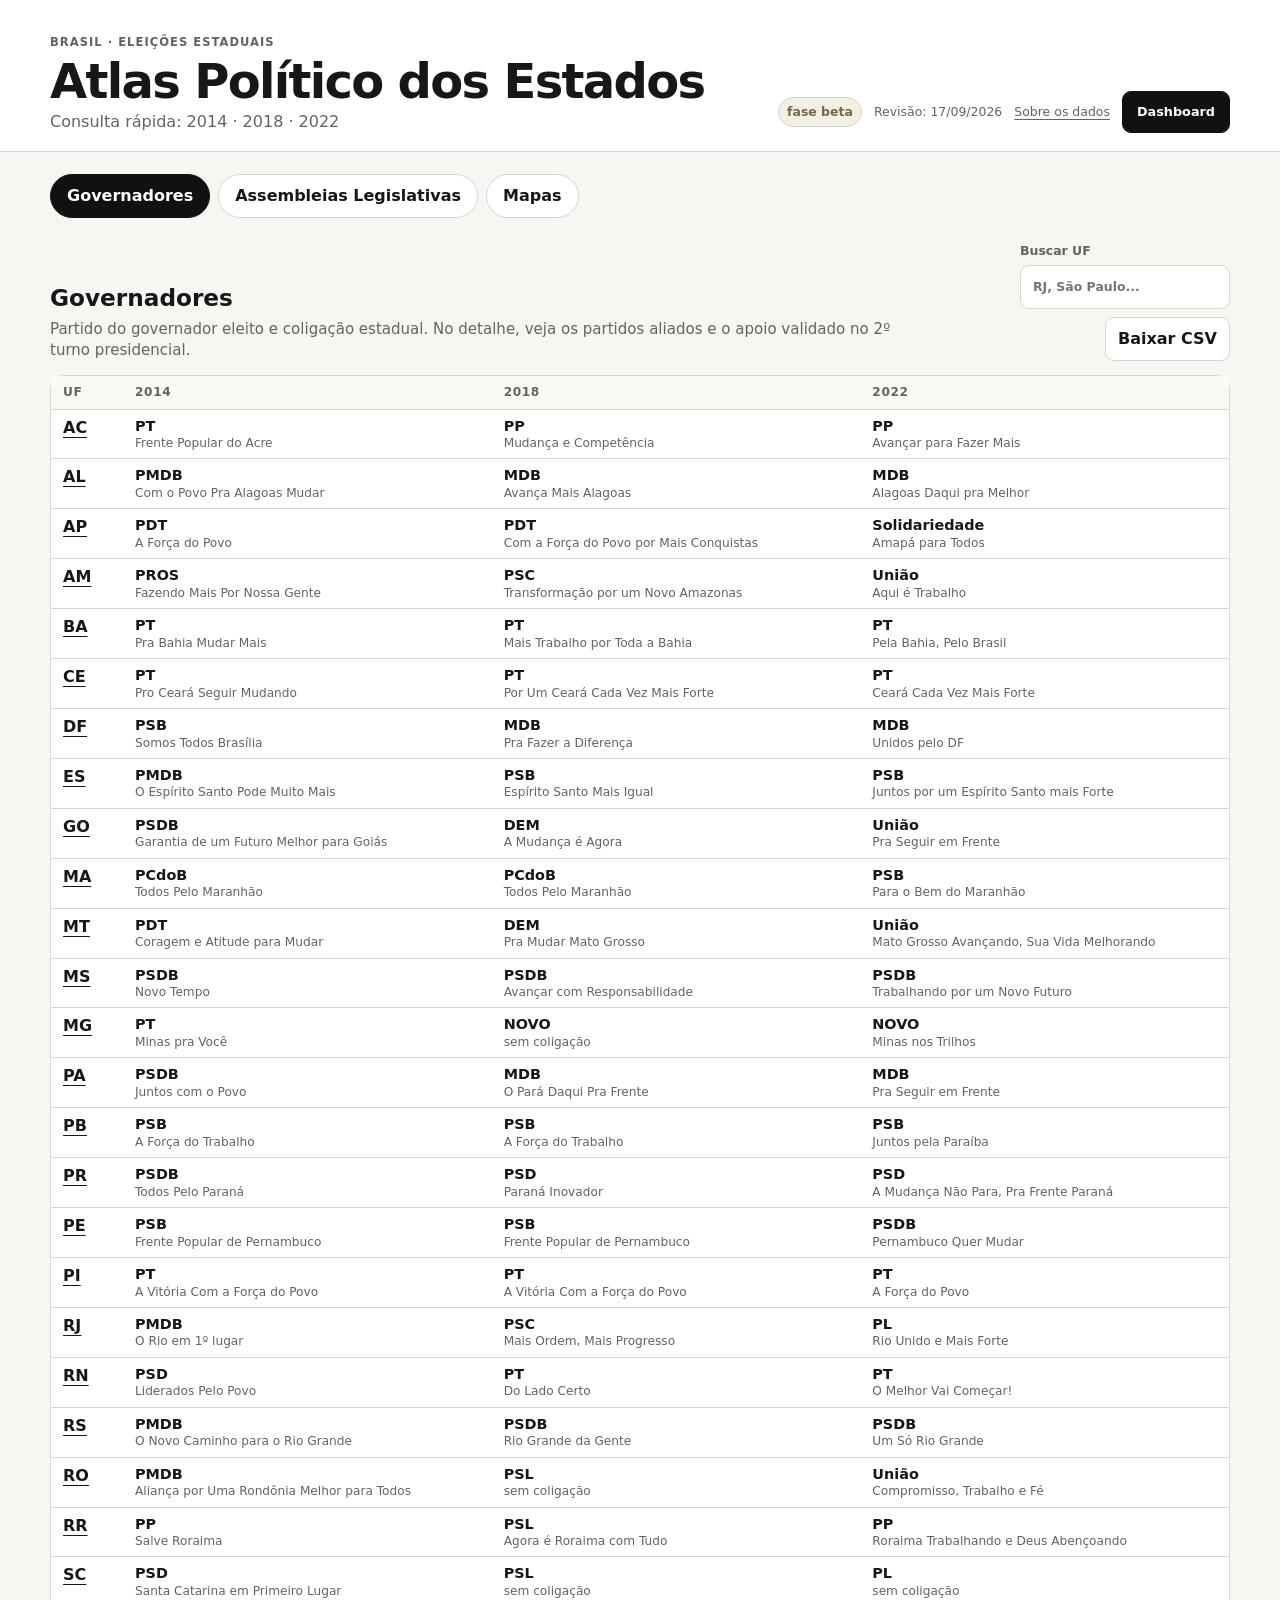
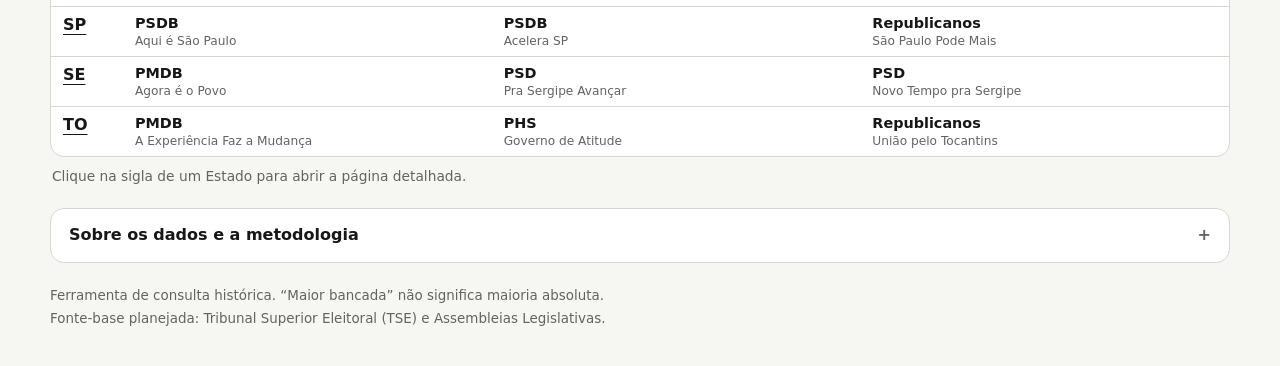
<file: index.html>
<!doctype html>
<html lang="pt-BR">
<head>
  <meta charset="utf-8" />
  <meta name="viewport" content="width=device-width, initial-scale=1" />
  <meta name="description" content="Atlas político estadual: governadores eleitos, maiores bancadas das Assembleias Legislativas e mapas das eleições de 2014, 2018 e 2022." />
  <title>Atlas Político dos Estados</title>
  <link rel="stylesheet" href="styles.css" />
</head>
<body>
  <header class="site-header">
    <div class="wrap header-inner">
      <div>
        <p class="eyebrow">Brasil · eleições estaduais</p>
        <h1>Atlas Político dos Estados</h1>
        <p class="subtitle">Consulta rápida: 2014 · 2018 · 2022</p>
      </div>
      <div class="header-meta">
        <span class="status-pill">fase beta</span>
        <span>Revisão: 17/09/2026</span>
        <a href="#sobre-os-dados">Sobre os dados</a>
        <a class="dashboard-header-button" href="dashboard/index.html">Dashboard</a>
      </div>
    </div>
  </header>

  <main class="wrap">
    <nav class="tabs" aria-label="Seções">
      <button class="tab is-active" data-view="governadores" type="button">Governadores</button>
      <button class="tab" data-view="assembleias" type="button">Assembleias Legislativas</button>
      <button class="tab" data-view="mapas" type="button">Mapas</button>
    </nav>

    <section id="list-view">
      <div class="section-head">
        <div>
          <h2 id="table-title">Governadores</h2>
          <p id="table-help">Partido do governador eleito e coligação registrada na eleição. No detalhe, o apoio presidencial considera somente o 2º turno.</p>
        </div>
        <div class="list-actions">
          <label class="search-wrap">
            <span>Buscar UF</span>
            <input id="state-search" type="search" placeholder="RJ, São Paulo..." autocomplete="off" />
          </label>
          <button id="download-csv" class="secondary-button" type="button">Baixar CSV</button>
        </div>
      </div>

      <div class="table-card">
        <div class="table-scroll">
          <table class="atlas-table">
            <colgroup>
              <col class="col-uf" />
              <col class="col-year" />
              <col class="col-year" />
              <col class="col-year" />
            </colgroup>
            <thead>
              <tr>
                <th class="uf-col">UF</th>
                <th>2014</th>
                <th>2018</th>
                <th>2022</th>
              </tr>
            </thead>
            <tbody id="data-body"></tbody>
          </table>
        </div>
      </div>

      <p class="note" id="table-note"></p>
    </section>

    <section id="map-view" hidden>
      <div class="section-head map-section-head">
        <div>
          <h2>Mapas</h2>
          <p>Compare visualmente os resultados por eleição. Estados sem dados validados permanecem em cinza.</p>
        </div>
      </div>

      <div class="map-controls" aria-label="Controles do mapa">
        <fieldset class="control-group">
          <legend>Eleição</legend>
          <div class="segmented" id="map-year-buttons">
            <button type="button" data-map-year="2014">2014</button>
            <button type="button" data-map-year="2018">2018</button>
            <button type="button" class="is-active" data-map-year="2022">2022</button>
          </div>
        </fieldset>

        <label class="map-select-wrap">
          <span>Colorir por</span>
          <select id="map-mode">
            <option value="govPartido">Governadores · partido vencedor</option>
            <option value="govColigacao">Governadores · coligação vencedora</option>
            <option value="assembleia">Assembleias · maior bancada</option>
            <option value="assembleiaComposicao">Assembleias · composição por cadeiras</option>
          </select>
        </label>

        <label class="compare-toggle">
          <input id="compare-toggle" type="checkbox" />
          <span>Comparar eleições</span>
        </label>

        <label id="compare-year-wrap" class="map-select-wrap compact-select" hidden>
          <span>Comparar com</span>
          <select id="compare-year">
            <option value="2014">2014</option>
            <option value="2018" selected>2018</option>
            <option value="2022">2022</option>
          </select>
        </label>
      </div>

      <div class="map-layout">
        <div class="map-card">
          <div id="map-status" class="map-status">Carregando a malha dos Estados…</div>
          <div id="map-compare-grid" class="map-compare-grid">
            <div class="map-frame">
              <div id="map-primary-year" class="map-frame-label">2022</div>
              <svg id="brazil-map" viewBox="0 0 620 620" role="img" aria-label="Mapa interativo do Brasil por unidades da Federação"></svg>
            </div>
            <div id="map-compare-frame" class="map-frame" hidden>
              <div id="map-compare-year-label" class="map-frame-label">2018</div>
              <svg id="brazil-map-compare" viewBox="0 0 620 620" role="img" aria-label="Mapa comparativo do Brasil por unidades da Federação"></svg>
            </div>
          </div>
          <p id="compare-summary" class="compare-summary" hidden></p>
          <p id="map-caption" class="map-caption">Clique ou toque em um Estado para ver o dado correspondente. A escala cromática usa vermelho para esquerda, cinza para centro, azul para direita e roxo para coligações/grupos ideologicamente mistos.</p>
          <div id="ideology-key" class="ideology-key" aria-label="Escala cromática ideológica">
            <span><i style="background:#7f1d1d"></i>Extrema esquerda</span>
            <span><i style="background:#b91c1c"></i>Esquerda</span>
            <span><i style="background:#e05a5a"></i>Centro-esquerda</span>
            <span><i style="background:#8b8b8b"></i>Centro</span>
            <span><i style="background:#6b9fd4"></i>Centro-direita</span>
            <span><i style="background:#2f6fb2"></i>Direita</span>
            <span><i style="background:#173f73"></i>Extrema direita</span>
            <span><i style="background:#776a9f"></i>Grupo misto</span>
          </div>
        </div>

        <aside class="map-detail" aria-live="polite">
          <p class="eyebrow">Estado selecionado</p>
          <h3 id="map-state-title">Selecione um Estado</h3>
          <div id="map-state-content" class="map-state-content">
            <p>O resultado da eleição selecionada aparecerá aqui.</p>
          </div>
          <button id="map-open-detail" class="detail-link-button" type="button" hidden>Abrir detalhes do Estado</button>
        </aside>
      </div>


      <section id="seat-diagram-panel" class="seat-panel" hidden>
        <div class="seat-panel-head">
          <div>
            <p class="eyebrow">Plenário eleitoral</p>
            <h3 id="seat-diagram-title">Selecione um Estado</h3>
          </div>
          <p id="seat-info" class="seat-info" aria-live="polite">Cada ponto representa uma cadeira.</p>
        </div>
        <div class="seat-total-block" aria-live="polite">
          <span>Total de cadeiras</span>
          <strong id="seat-total-big">—</strong>
        </div>
        <div class="seat-layout">
          <div class="seat-svg-wrap">
            <svg id="seat-diagram" viewBox="0 0 520 285" role="img" aria-label="Composição da Assembleia Legislativa por cadeiras"></svg>
          </div>
          <div>
            <h4>Legenda das cadeiras</h4>
            <div id="seat-legend" class="seat-legend"></div>
            <p class="seat-note">Cada ponto representa uma cadeira. Os grupos do plenário são partidos ou federações efetivamente representados; a coligação/federação com mais cadeiras permanece informada separadamente na tabela.</p>
          </div>
        </div>
      </section>

      <div class="legend-card">
        <div class="legend-head">
          <h3>Legenda</h3>
          <span id="map-legend-context"></span>
        </div>
        <div id="map-legend" class="map-legend"></div>
      </div>

      <p class="note">Geometria do mapa: malha simplificada de Estados brasileiros em TopoJSON. As cores ideológicas seguem classificações acadêmicas documentadas. Na visualização de Governadores, a cor é sempre determinada pelo partido do candidato eleito; no plenário, pelo partido/federação representado. A base política exibida continua sendo validada separadamente.</p>
    </section>

    <section id="detail-view" hidden>
      <button id="back-button" class="back-button" type="button">← Voltar</button>
      <div class="detail-head">
        <div>
          <p class="eyebrow">Detalhes do Estado</p>
          <h2 id="detail-title"></h2>
        </div>
      </div>

      <div class="detail-grid">
        <article class="detail-card">
          <h3>Governadores</h3>
          <div id="detail-governadores"></div>
        </article>
        <article class="detail-card">
          <h3>Assembleia Legislativa</h3>
          <div id="detail-assembleia"></div>
        </article>
      </div>

      <article class="detail-card sources-card">
        <h3>Observações</h3>
        <div id="detail-notes"></div>
      </article>
    </section>

    <details id="sobre-os-dados" class="methodology-card">
      <summary>Sobre os dados e a metodologia</summary>
      <div class="methodology-content">
        <div>
          <h3>Leitura das tabelas</h3>
          <p><b>Governadores:</b> partido do candidato eleito e coligação estadual registrada na eleição. O apoio presidencial exibido no detalhe considera somente o 2º turno e só é mostrado quando validado documentalmente.</p>
          <p><b>Assembleias:</b> “maior bancada” identifica o partido/federação com mais cadeiras; isso não significa maioria absoluta. No plenário visual, as cadeiras são agrupadas pelo partido ou federação efetivamente representado em cada eleição. A coligação/federação com mais cadeiras é informada separadamente na tabela. As coligações proporcionais deixaram de ser permitidas a partir das eleições de 2020. Por isso, em 2022 o agrupamento eleitoral é feito por partido ou federação; em 2014 e 2018, a coligação proporcional é reconstruída separadamente.</p>
        </div>
        <div>
          <h3>Cores</h3>
          <p>As cores seguem exclusivamente classificações acadêmicas documentadas por surveys de especialistas. Na visualização de Governadores, a cor corresponde à ideologia do partido do candidato eleito, inclusive quando a informação exibida é a coligação. No plenário da Assembleia, cada partido ou federação é colorido conforme sua classificação acadêmica.</p>
          <p>As cores são recursos de visualização e não expressam avaliação, preferência ou recomendação política.</p>
        </div>
        <div>
          <h3>Nomenclatura e atualização</h3>
          <p>Partidos, federações e coligações são apresentados com a denominação correspondente à eleição analisada. Mudanças posteriores de nome, incorporação ou fusão não substituem automaticamente o registro histórico.</p>
          <p><b>Revisão do arquivo:</b> 17/09/2026.</p>
          <div class="data-status-key" aria-label="Estados de validação dos dados">
            <div><span class="not-applicable">—</span><span><b>Não se aplica:</b> o dado não existia ou não se aplicava àquela eleição.</span></div>
            <div><span class="pending">Em validação</span><span><b>Em validação:</b> o dado ainda está sendo conferido.</span></div>
            <div><span class="not-found">Não localizado</span><span><b>Não localizado:</b> a fonte consultada não forneceu o dado.</span></div>
          </div>
        </div>
        <div class="sources-methodology">
          <h3>Fontes</h3>
          <p>Todos os links usados na base são concentrados aqui. Cada referência abre diretamente a fonte correspondente; fontes adicionais das Assembleias Legislativas ou de outros órgãos oficiais também serão incluídas nesta lista.</p>
          <div id="methodology-source-list" class="methodology-source-list"></div>
        </div>
      </div>
    </details>
  </main>

  <footer class="wrap footer">
    <p>Ferramenta de consulta histórica. “Maior bancada” não significa maioria absoluta.</p>
    <p class="muted">Fonte-base planejada: Tribunal Superior Eleitoral (TSE) e Assembleias Legislativas.</p>
  </footer>

  <script src="data.js"></script>
  <script src="app.js"></script>
</body>
</html>
</file>
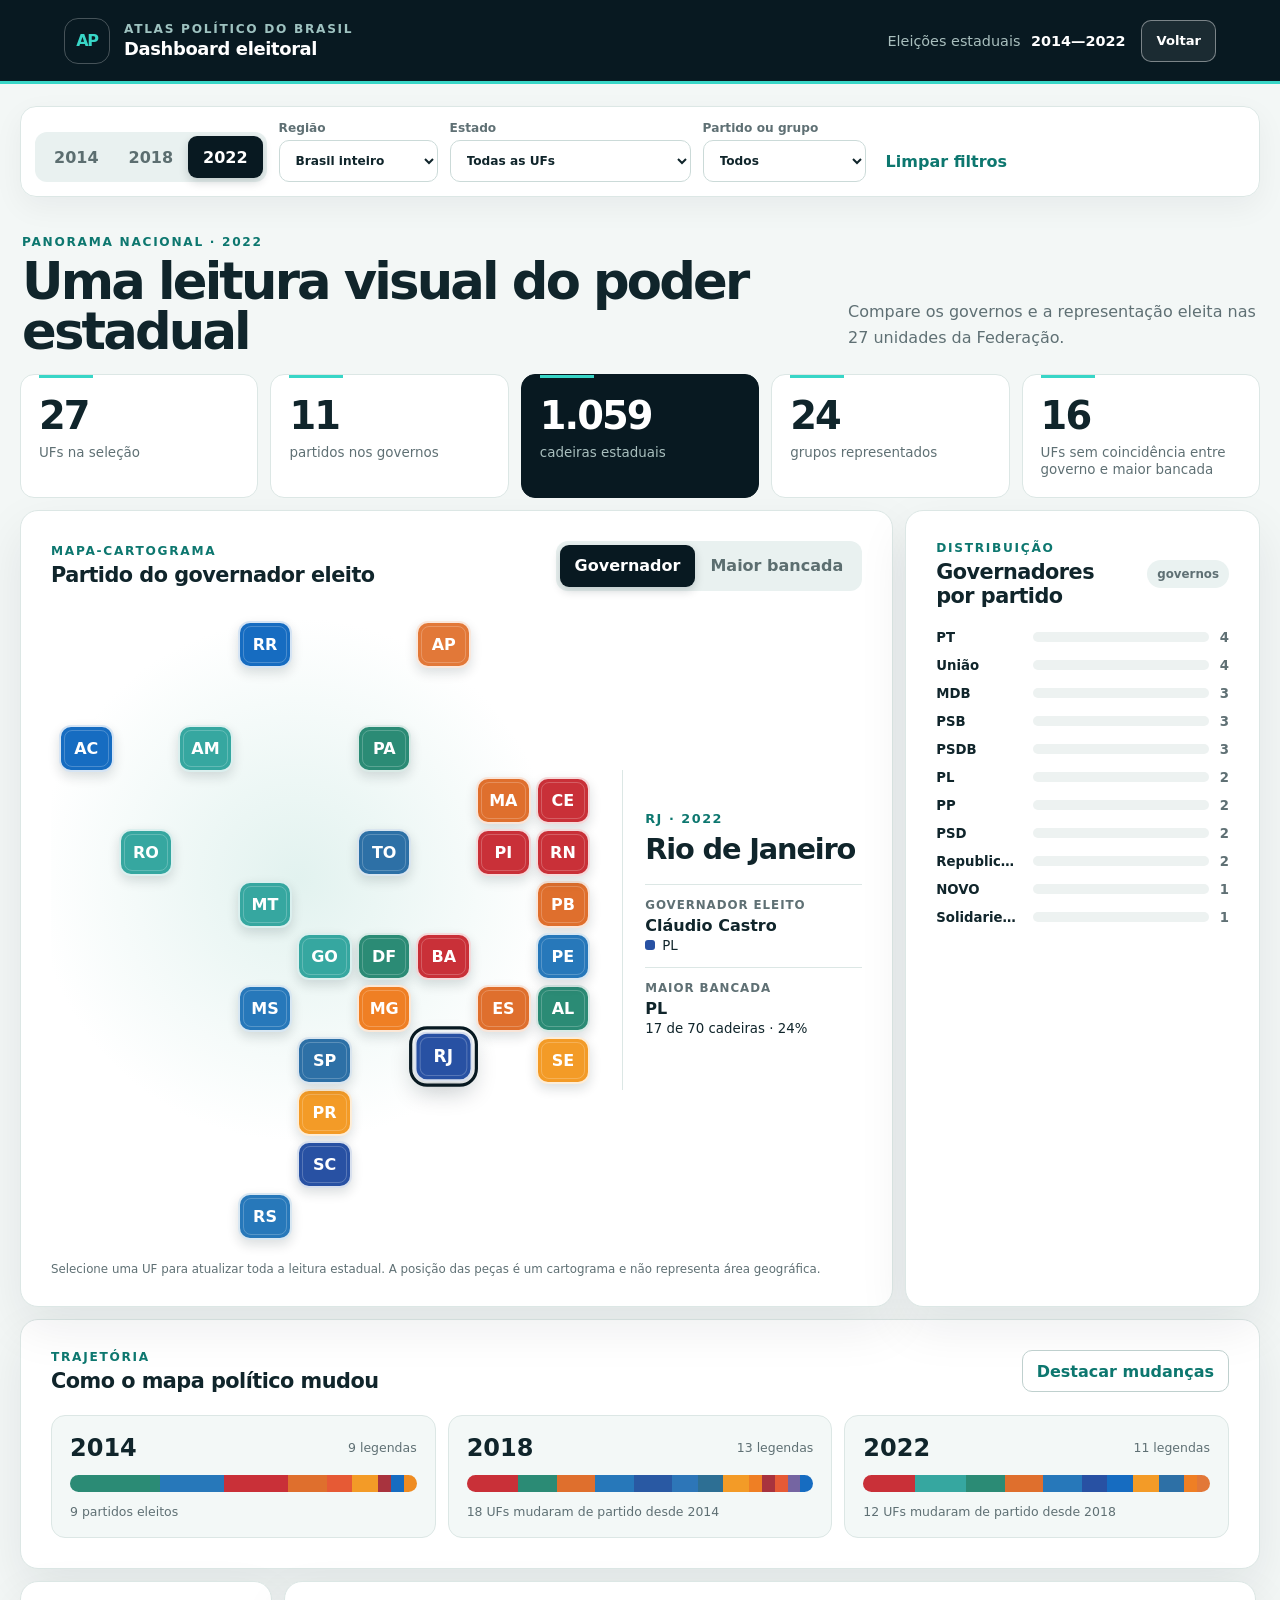
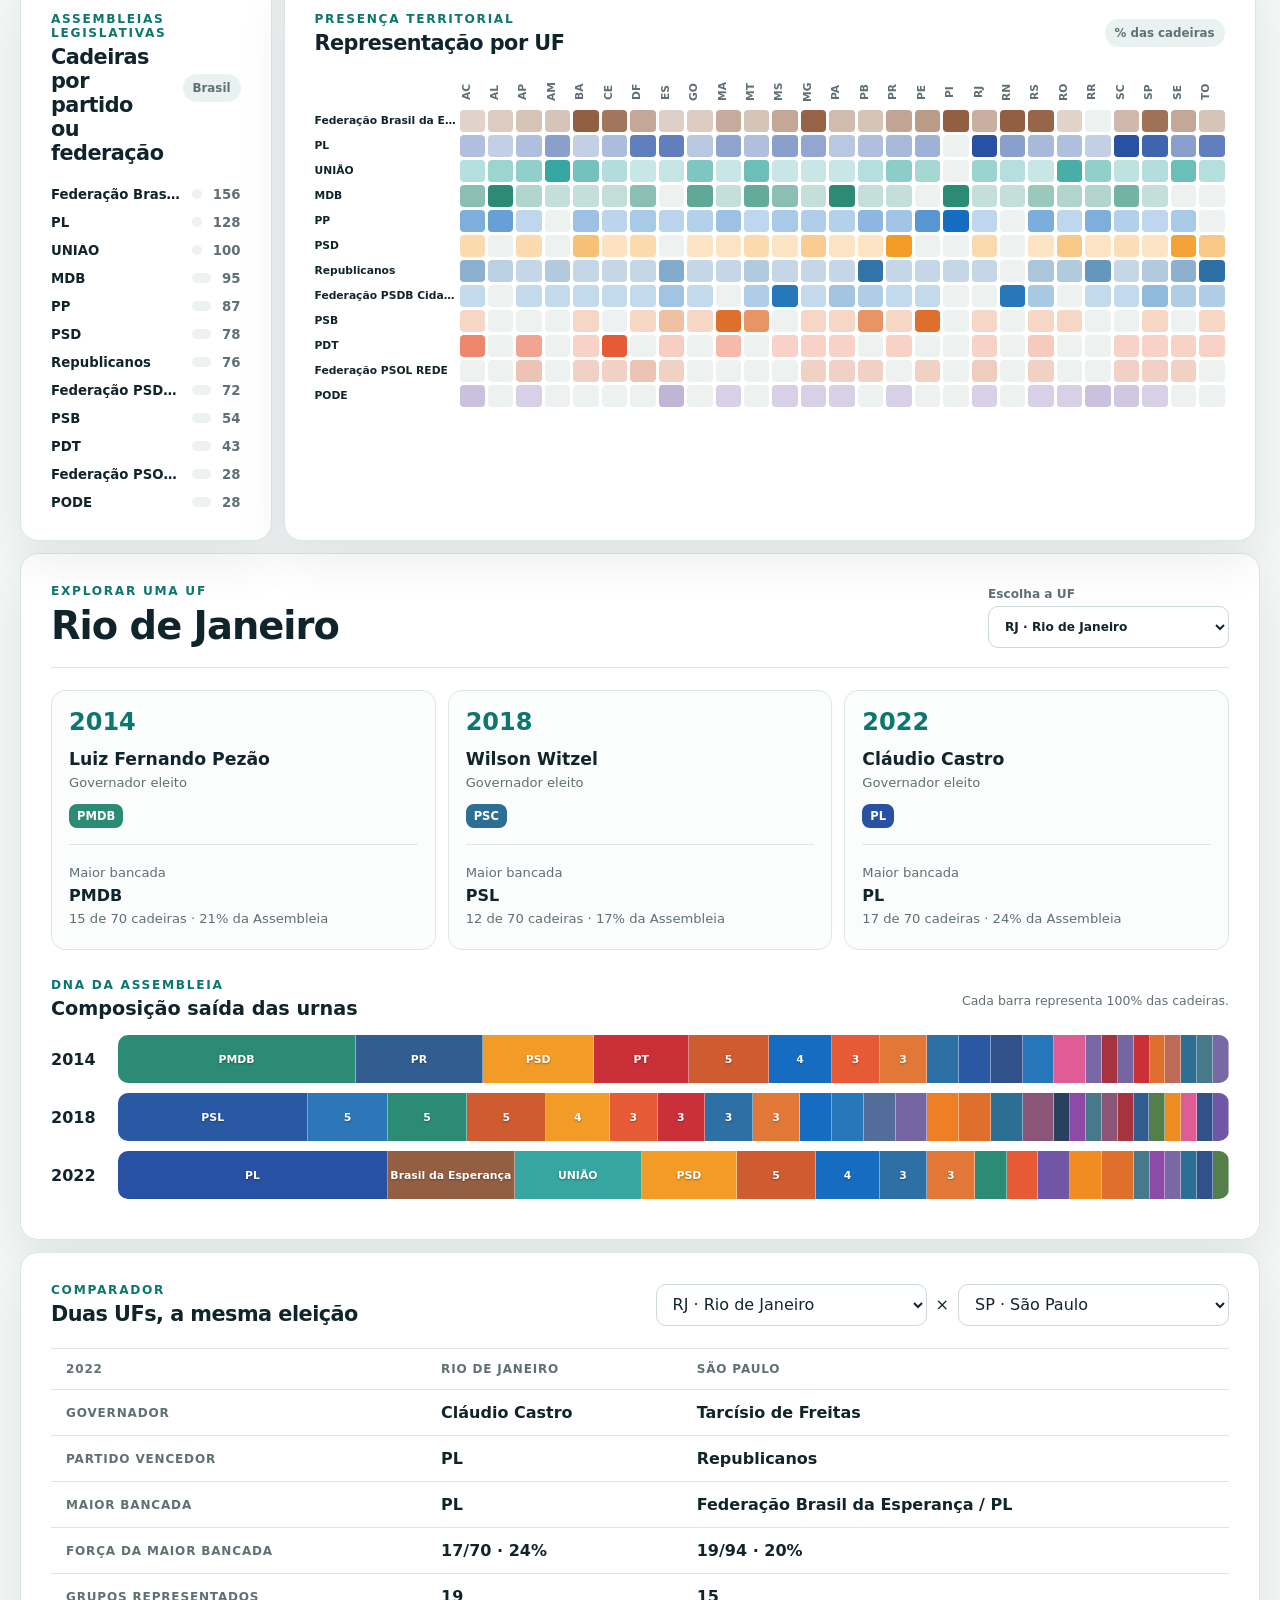
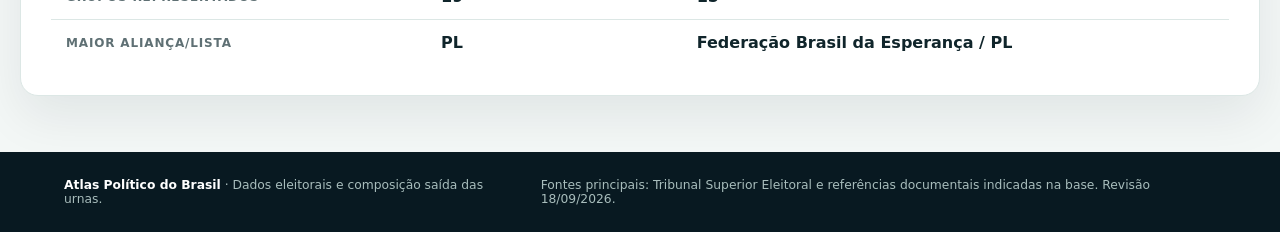
<file: dashboard/index.html>
<!doctype html>
<html lang="pt-BR">
<head>
  <meta charset="utf-8">
  <meta name="viewport" content="width=device-width, initial-scale=1">
  <title>Atlas Político — Dashboard Eleitoral</title>
  <meta name="description" content="Explore governadores e Assembleias Legislativas do Brasil nas eleições de 2014, 2018 e 2022.">
  <link rel="icon" type="image/svg+xml" href="data:image/svg+xml,%3Csvg xmlns='http://www.w3.org/2000/svg' viewBox='0 0 64 64'%3E%3Crect width='64' height='64' rx='14' fill='%23081921'/%3E%3Cpath d='M14 43 27 15l8 17 6-11 9 22' fill='none' stroke='%2338d6c7' stroke-width='6' stroke-linecap='round' stroke-linejoin='round'/%3E%3C/svg%3E">
  <link rel="stylesheet" href="styles.css">
</head>
<body>
  <a class="skip-link" href="#conteudo">Ir para o conteúdo</a>
  <header class="topbar">
    <div class="brand">
      <span class="brand-mark" aria-hidden="true">AP</span>
      <div>
        <p class="eyebrow">ATLAS POLÍTICO DO BRASIL</p>
        <h1>Dashboard eleitoral</h1>
      </div>
    </div>
    <div class="topbar-actions">
      <div class="edition">Eleições estaduais <strong>2014—2022</strong></div>
      <a class="back-to-atlas" href="../index.html">Voltar</a>
    </div>
  </header>

  <main id="conteudo">
    <section class="control-deck" aria-label="Filtros do dashboard">
      <div class="year-switch" role="group" aria-label="Ano da eleição">
        <button type="button" data-year="2014">2014</button>
        <button type="button" data-year="2018">2018</button>
        <button type="button" data-year="2022" class="active" aria-pressed="true">2022</button>
      </div>
      <label>Região
        <select id="regionFilter">
          <option value="Brasil">Brasil inteiro</option>
          <option>Norte</option><option>Nordeste</option><option>Centro-Oeste</option><option>Sudeste</option><option>Sul</option>
        </select>
      </label>
      <label>Estado
        <select id="stateFilter"><option value="">Todas as UFs</option></select>
      </label>
      <label>Partido ou grupo
        <select id="partyFilter"><option value="">Todos</option></select>
      </label>
      <button id="resetFilters" class="text-button" type="button">Limpar filtros</button>
    </section>

    <section class="intro-row">
      <div>
        <p class="kicker">PANORAMA NACIONAL · <span id="headlineYear">2022</span></p>
        <h2>Uma leitura visual do poder estadual</h2>
      </div>
      <p>Compare os governos e a representação eleita nas 27 unidades da Federação.</p>
    </section>

    <section class="kpi-grid" aria-label="Indicadores nacionais">
      <article class="kpi"><span id="kpiStates">27</span><p>UFs na seleção</p></article>
      <article class="kpi"><span id="kpiGovParties">—</span><p>partidos nos governos</p></article>
      <article class="kpi accent"><span id="kpiSeats">—</span><p>cadeiras estaduais</p></article>
      <article class="kpi"><span id="kpiGroups">—</span><p>grupos representados</p></article>
      <article class="kpi"><span id="kpiMismatch">—</span><p>UFs sem coincidência entre governo e maior bancada</p></article>
    </section>

    <section class="dashboard-grid primary-grid">
      <article class="panel map-panel">
        <div class="panel-head">
          <div>
            <p class="section-label">MAPA-CARTOGRAMA</p>
            <h3 id="mapTitle">Partido do governador eleito</h3>
          </div>
          <div class="segmented" role="group" aria-label="Colorir mapa por">
            <button type="button" data-mode="governor" class="active" aria-pressed="true">Governador</button>
            <button type="button" data-mode="assembly">Maior bancada</button>
          </div>
        </div>
        <div class="map-layout">
          <div id="brazilMap" class="brazil-map" aria-label="Cartograma interativo do Brasil"></div>
          <aside id="stateSpotlight" class="state-spotlight" aria-live="polite"></aside>
        </div>
        <div id="mapTooltip" class="map-tooltip" role="tooltip" hidden></div>
        <p class="microcopy">Selecione uma UF para atualizar toda a leitura estadual. A posição das peças é um cartograma e não representa área geográfica.</p>
      </article>

      <article class="panel ranking-panel">
        <div class="panel-head">
          <div>
            <p class="section-label">DISTRIBUIÇÃO</p>
            <h3 id="rankingTitle">Governadores por partido</h3>
          </div>
          <span id="rankingUnit" class="unit-pill">governos</span>
        </div>
        <div id="mainRanking" class="bar-chart"></div>
      </article>
    </section>

    <section class="panel change-panel">
      <div class="panel-head">
        <div>
          <p class="section-label">TRAJETÓRIA</p>
          <h3>Como o mapa político mudou</h3>
        </div>
        <button id="changesOnly" type="button" class="outline-button" aria-pressed="false">Destacar mudanças</button>
      </div>
      <div id="changeTimeline" class="change-timeline"></div>
    </section>

    <section class="dashboard-grid analysis-grid">
      <article class="panel seats-panel">
        <div class="panel-head">
          <div>
            <p class="section-label">ASSEMBLEIAS LEGISLATIVAS</p>
            <h3>Cadeiras por partido ou federação</h3>
          </div>
          <span class="unit-pill">Brasil</span>
        </div>
        <div id="seatRanking" class="bar-chart compact"></div>
      </article>
      <article class="panel matrix-panel">
        <div class="panel-head">
          <div>
            <p class="section-label">PRESENÇA TERRITORIAL</p>
            <h3>Representação por UF</h3>
          </div>
          <span class="unit-pill">% das cadeiras</span>
        </div>
        <div id="heatmap" class="heatmap-wrap"></div>
      </article>
    </section>

    <section class="panel state-panel">
      <div class="state-heading">
        <div>
          <p class="section-label">EXPLORAR UMA UF</p>
          <h3 id="stateTitle">Rio de Janeiro</h3>
        </div>
        <label>Escolha a UF
          <select id="detailState"></select>
        </label>
      </div>
      <div id="stateTimeline" class="state-timeline"></div>
      <div class="dna-heading">
        <div>
          <p class="section-label">DNA DA ASSEMBLEIA</p>
          <h4>Composição saída das urnas</h4>
        </div>
        <p>Cada barra representa 100% das cadeiras.</p>
      </div>
      <div id="assemblyDna" class="assembly-dna"></div>
    </section>

    <section class="panel compare-panel">
      <div class="panel-head">
        <div>
          <p class="section-label">COMPARADOR</p>
          <h3>Duas UFs, a mesma eleição</h3>
        </div>
        <div class="compare-controls">
          <select id="compareA" aria-label="Primeira UF"></select>
          <span aria-hidden="true">×</span>
          <select id="compareB" aria-label="Segunda UF"></select>
        </div>
      </div>
      <div id="comparison" class="comparison"></div>
    </section>
  </main>

  <footer>
    <p><strong>Atlas Político do Brasil</strong> · Dados eleitorais e composição saída das urnas.</p>
    <p>Fontes principais: Tribunal Superior Eleitoral e referências documentais indicadas na base. Revisão <span id="revisionDate">—</span>.</p>
  </footer>

  <script src="data.js"></script>
  <script src="app.js"></script>
</body>
</html>
</file>
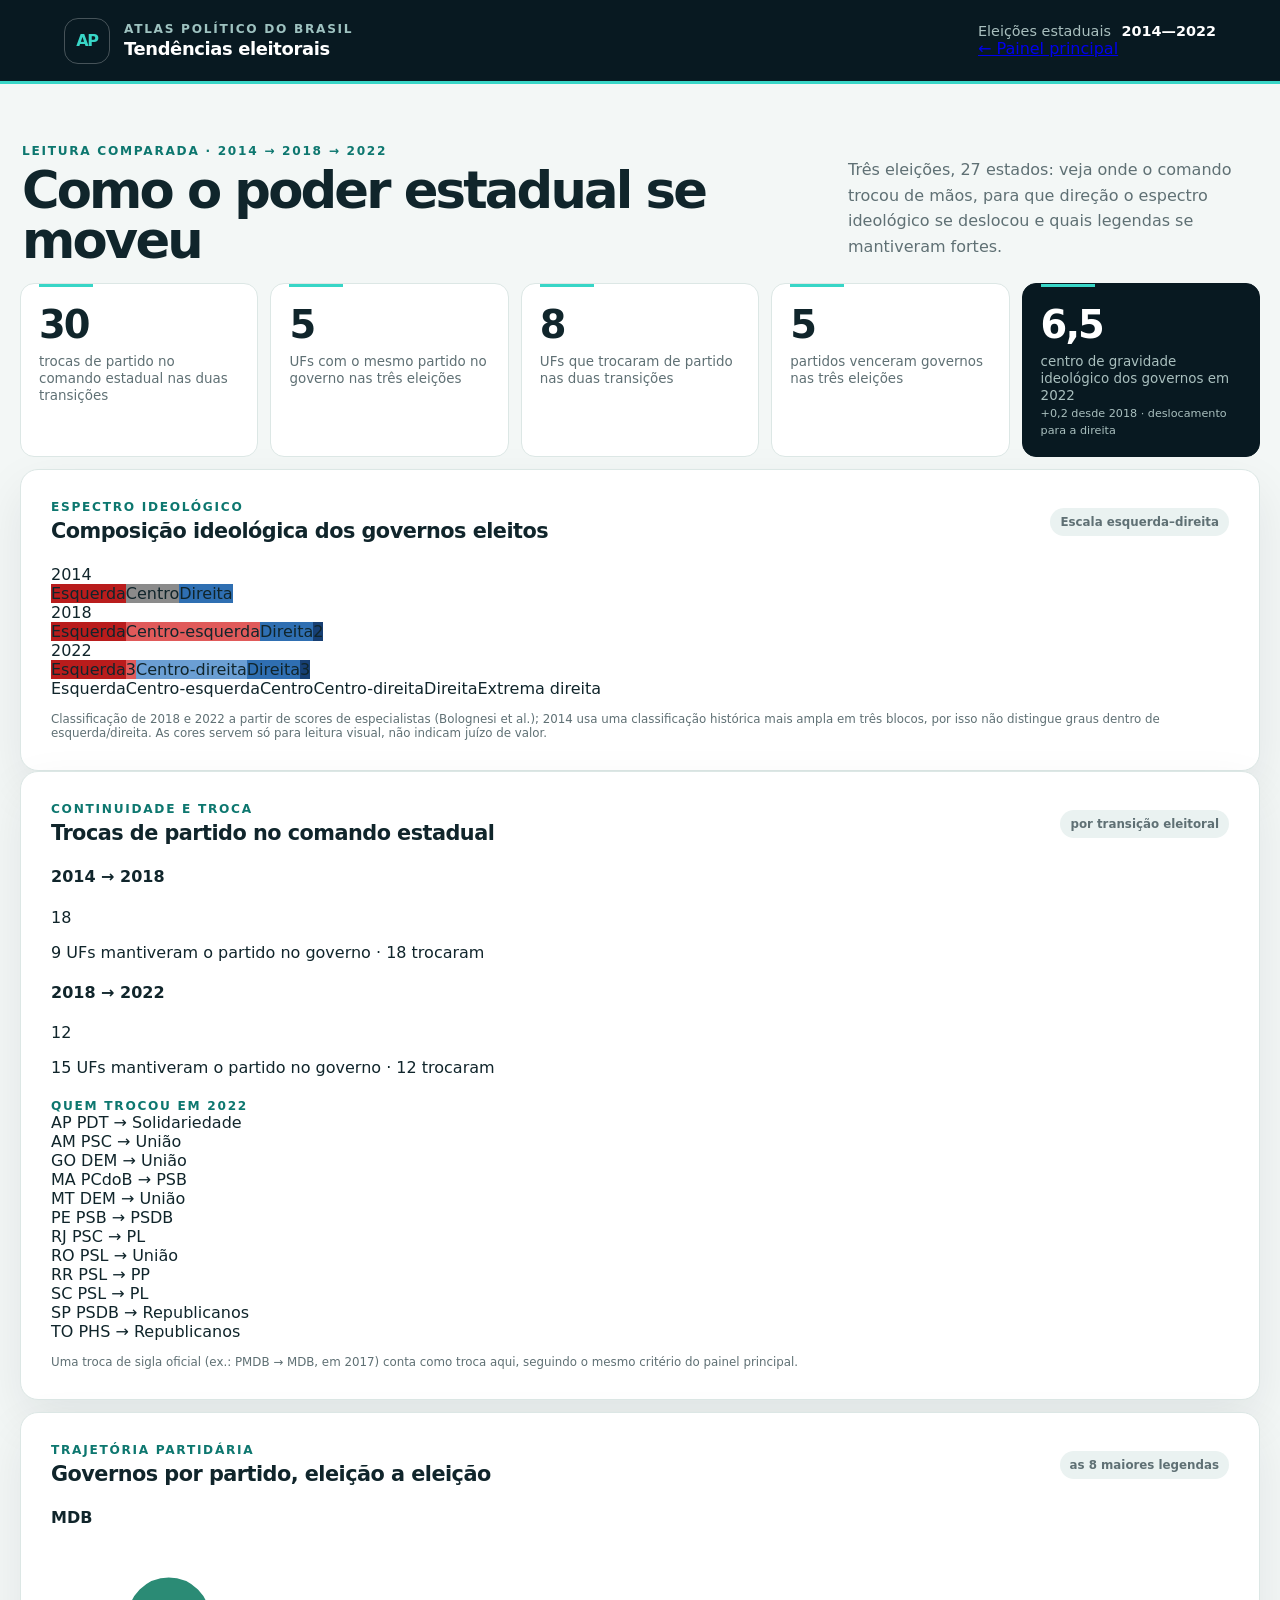
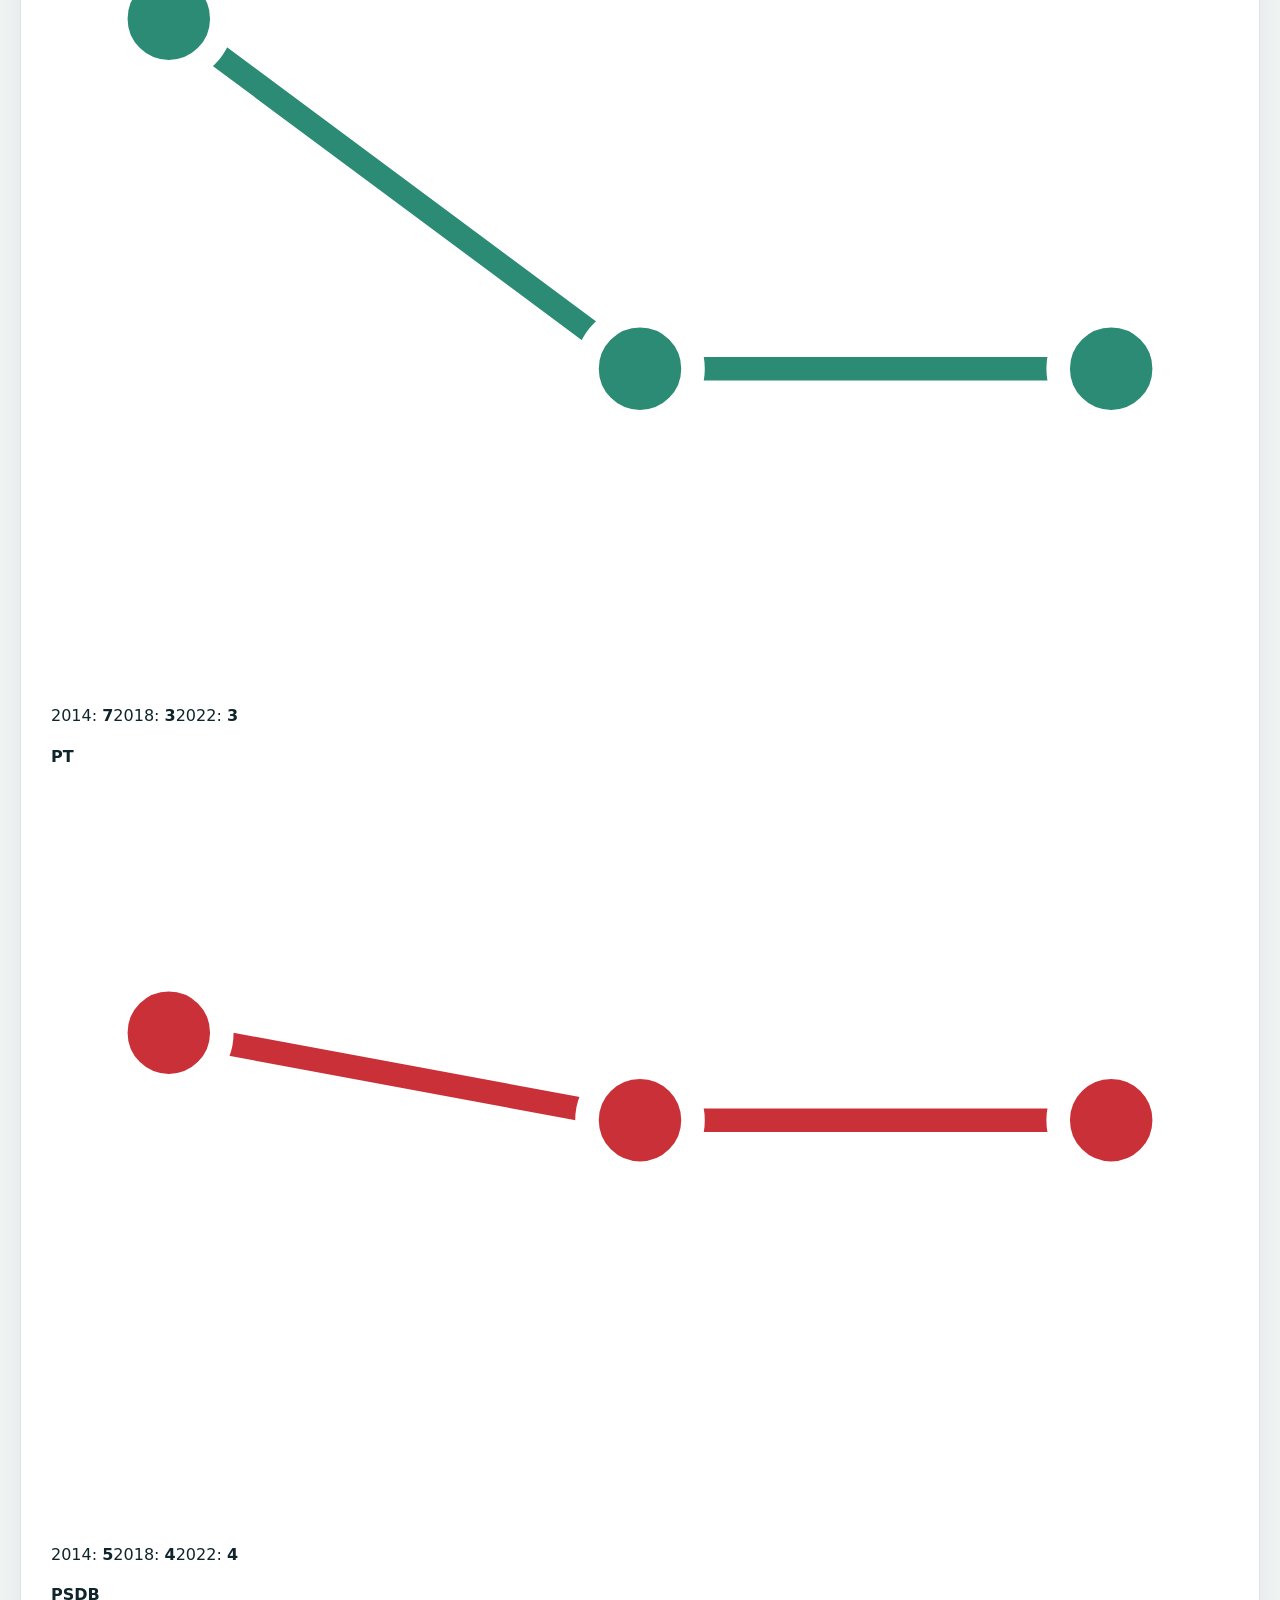
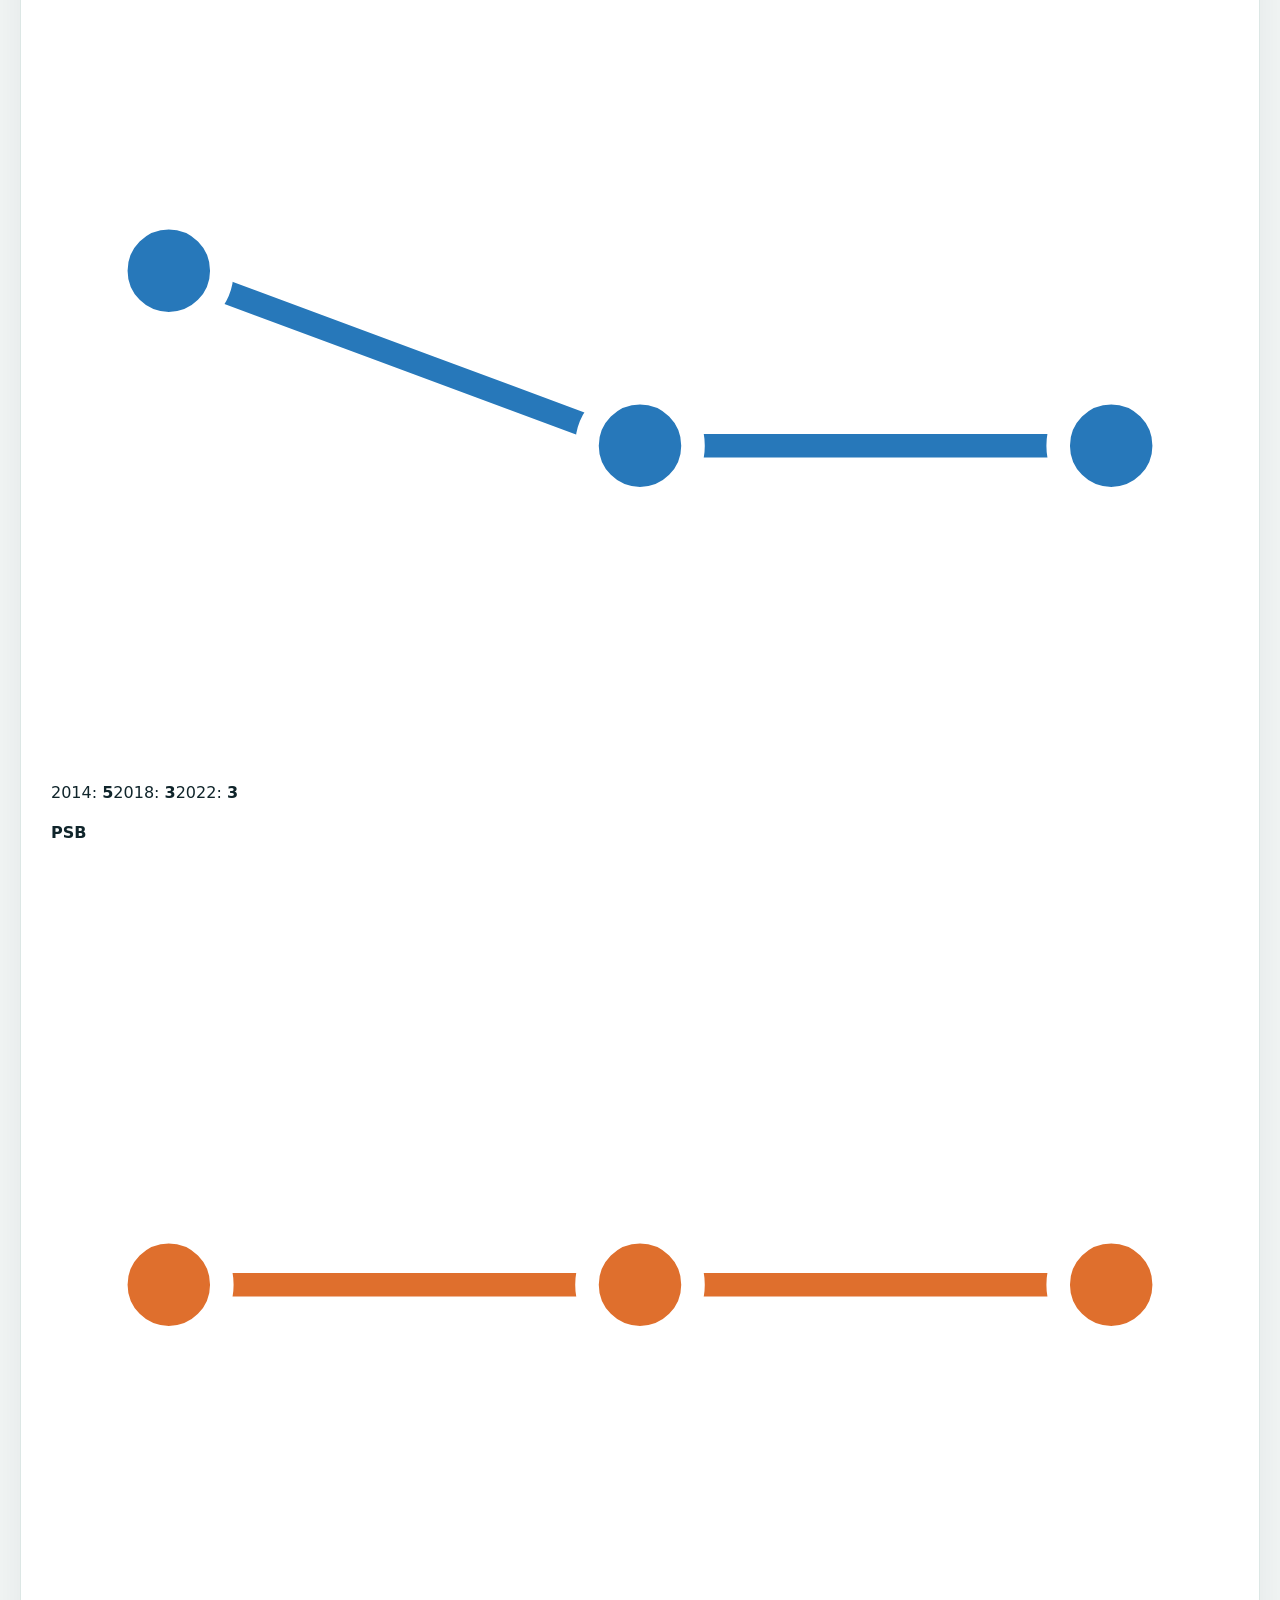
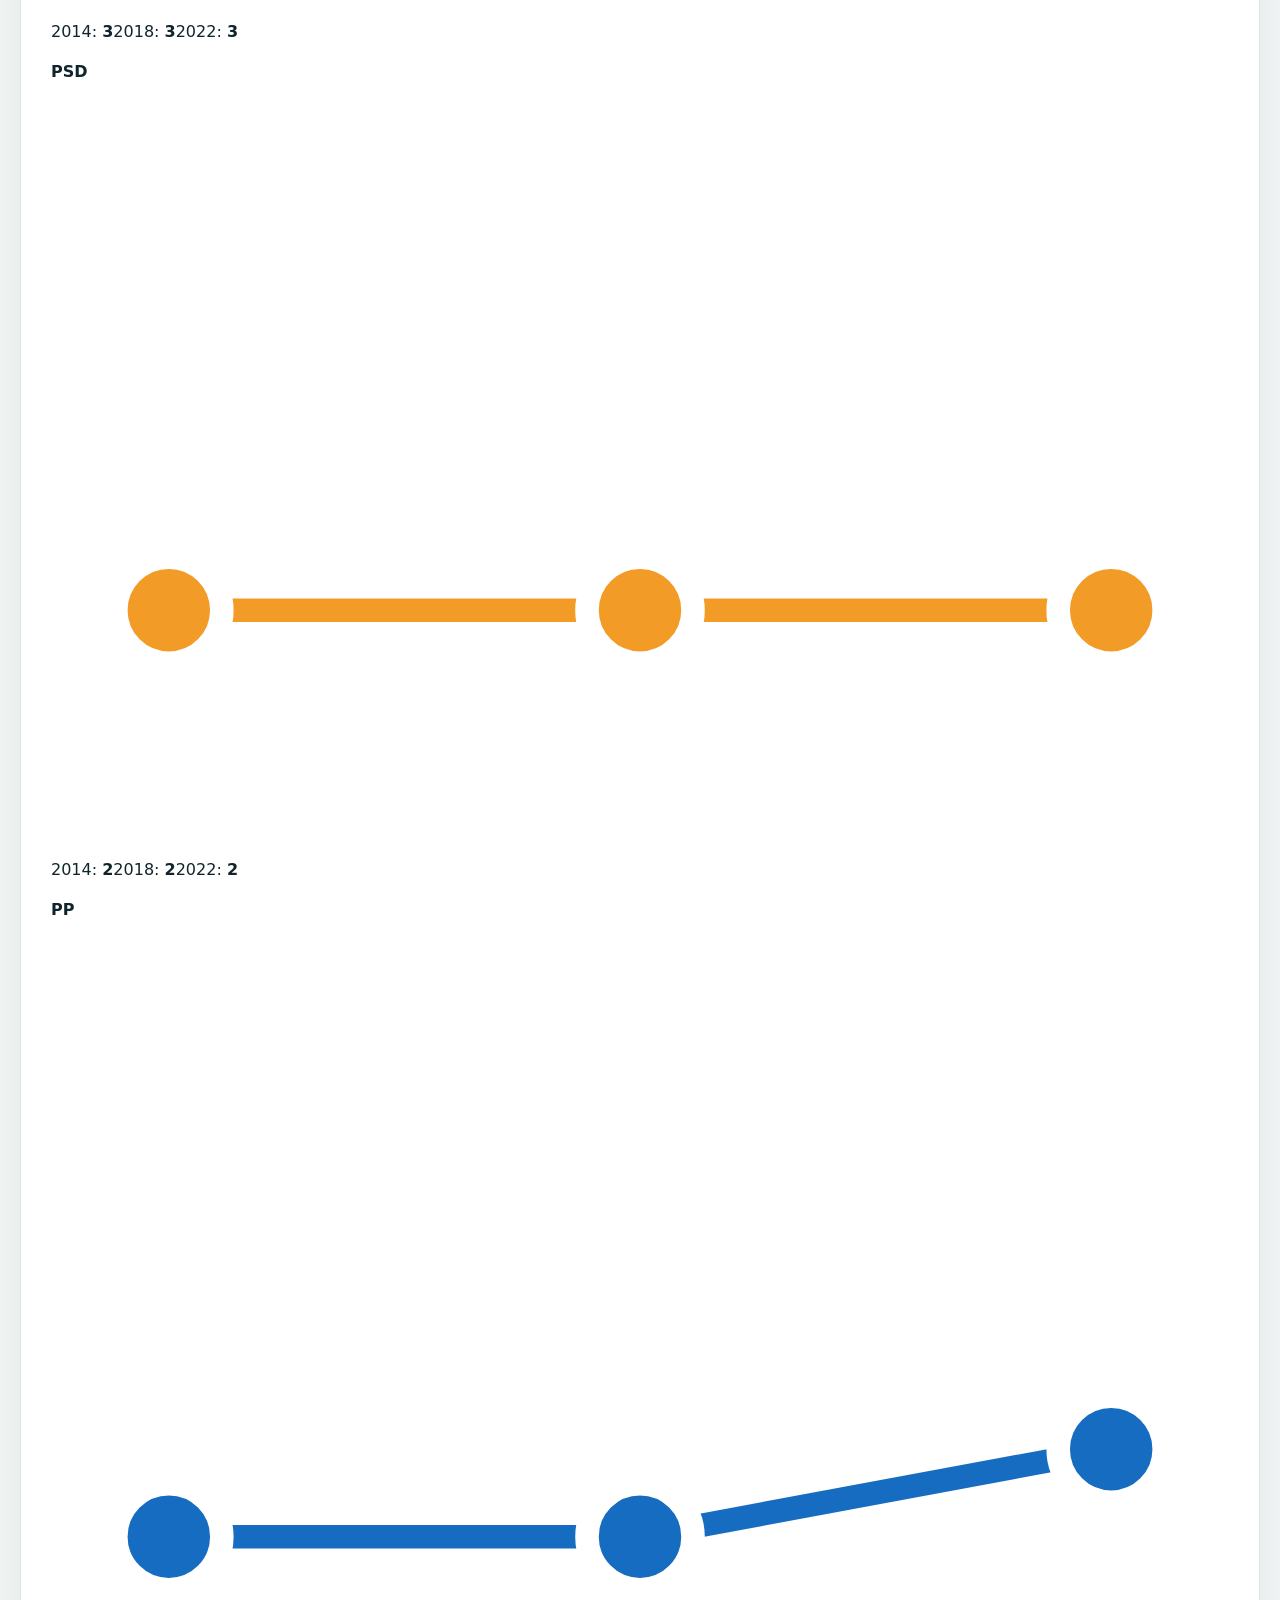
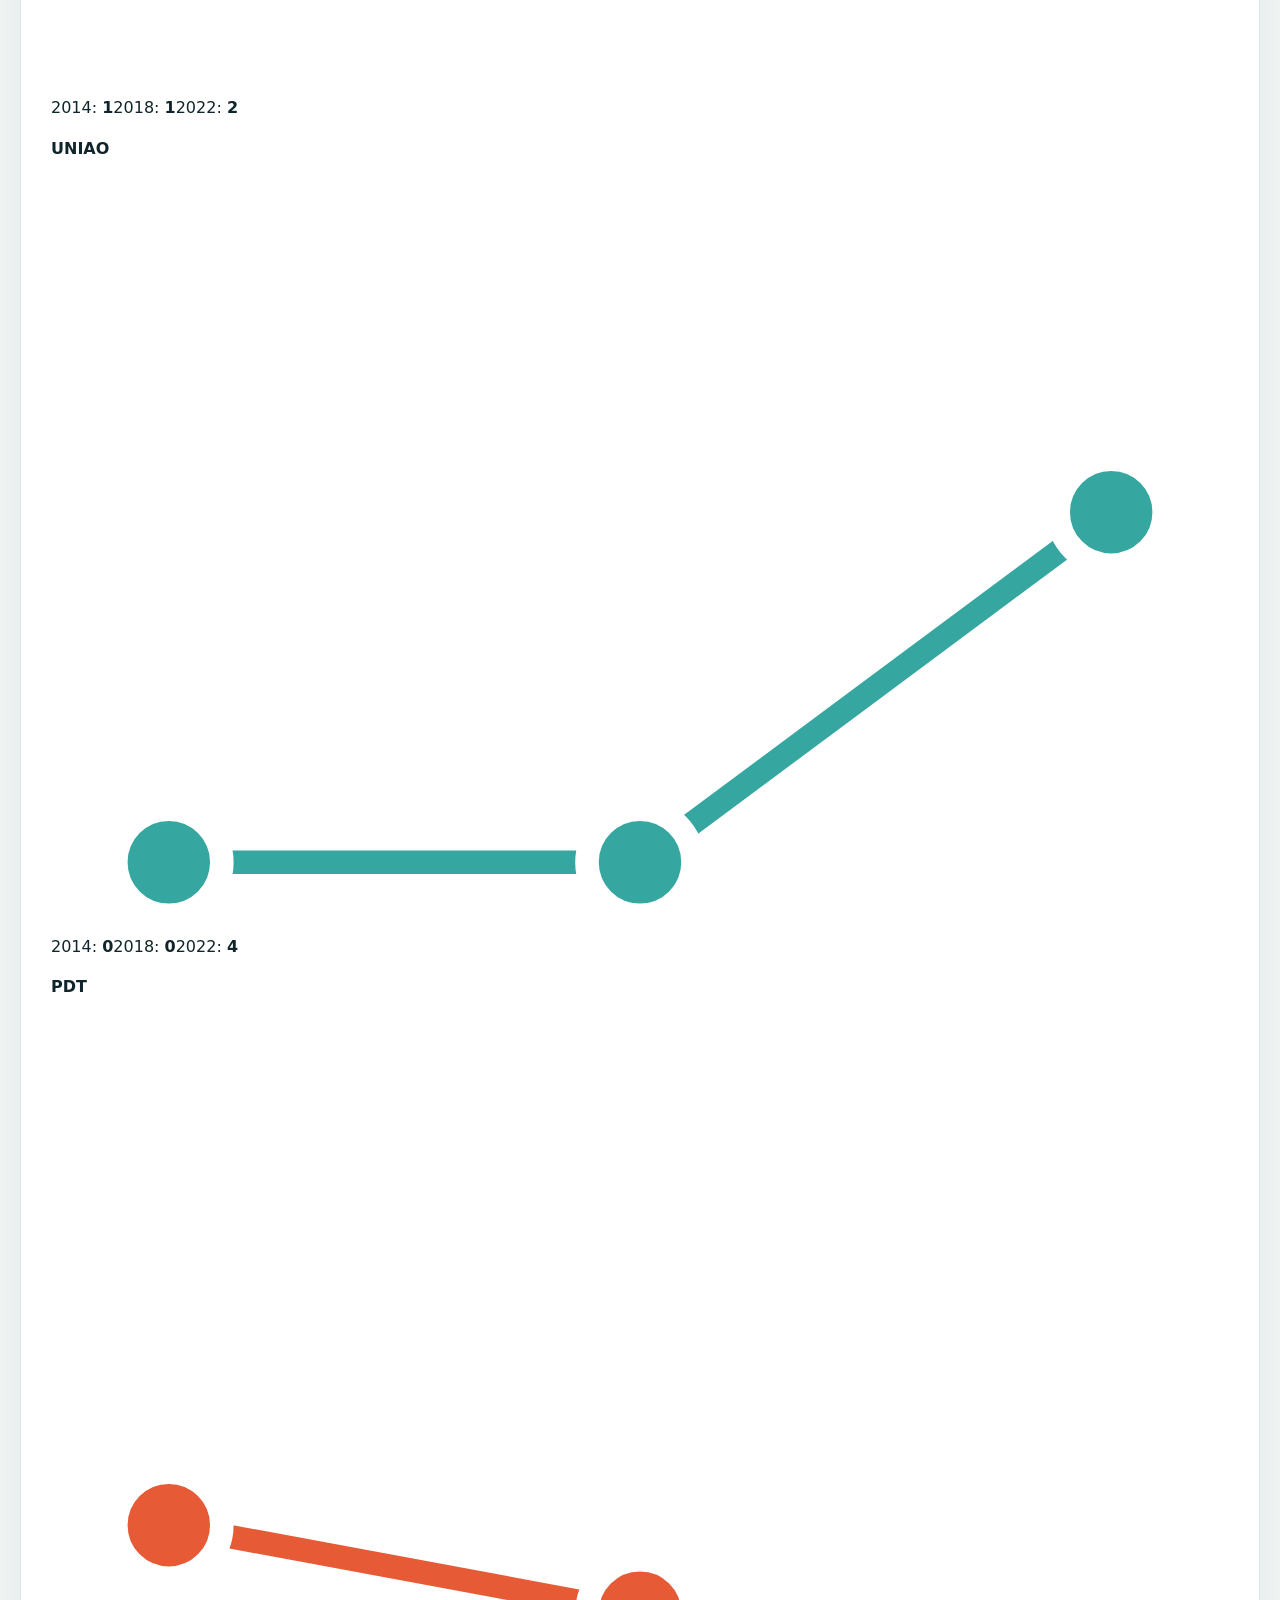
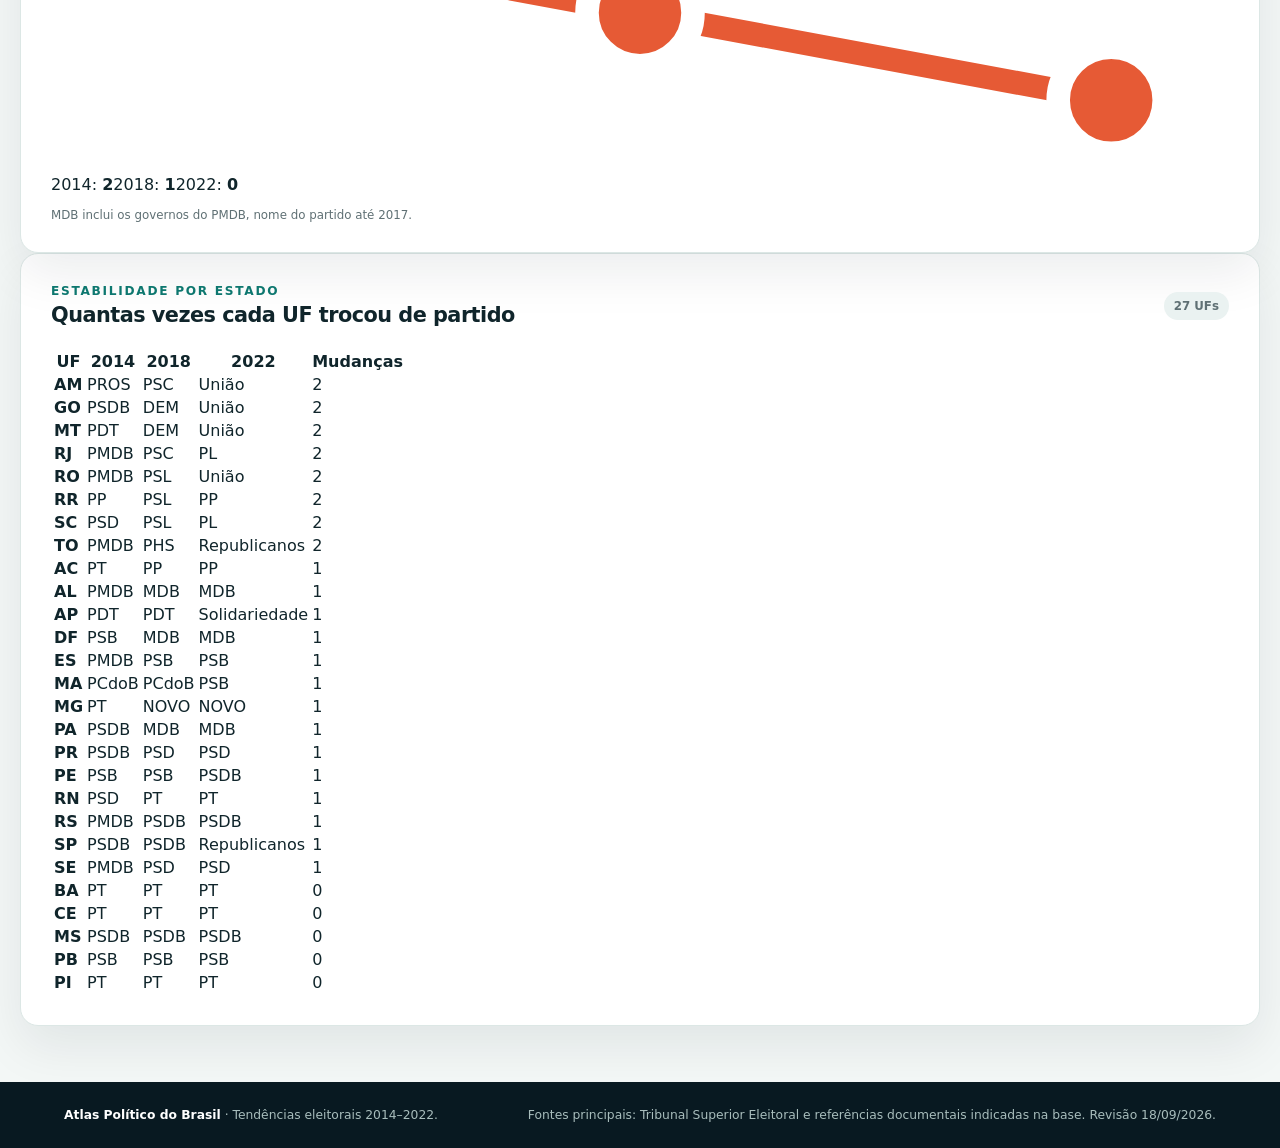
<file: dashboard/tendencias.html>
<!doctype html>
<html lang="pt-BR">
<head>
  <meta charset="utf-8">
  <meta name="viewport" content="width=device-width, initial-scale=1">
  <title>Atlas Político — Tendências eleitorais</title>
  <meta name="description" content="Trocas de partido, deslocamento ideológico e trajetória das legendas nas eleições estaduais de 2014, 2018 e 2022.">
  <link rel="icon" type="image/svg+xml" href="data:image/svg+xml,%3Csvg xmlns='http://www.w3.org/2000/svg' viewBox='0 0 64 64'%3E%3Crect width='64' height='64' rx='14' fill='%23081921'/%3E%3Cpath d='M14 43 27 15l8 17 6-11 9 22' fill='none' stroke='%2338d6c7' stroke-width='6' stroke-linecap='round' stroke-linejoin='round'/%3E%3C/svg%3E">
  <link rel="stylesheet" href="styles.css">
</head>
<body>
  <a class="skip-link" href="#conteudo">Ir para o conteúdo</a>
  <header class="topbar">
    <div class="brand">
      <span class="brand-mark" aria-hidden="true">AP</span>
      <div>
        <p class="eyebrow">ATLAS POLÍTICO DO BRASIL</p>
        <h1>Tendências eleitorais</h1>
      </div>
    </div>
    <div class="topbar-right">
      <div class="edition">Eleições estaduais <strong>2014—2022</strong></div>
      <a class="nav-link" href="index.html">← Painel principal</a>
    </div>
  </header>

  <main id="conteudo">
    <section class="intro-row">
      <div>
        <p class="kicker">LEITURA COMPARADA · 2014 → 2018 → 2022</p>
        <h2>Como o poder estadual se moveu</h2>
      </div>
      <p>Três eleições, 27 estados: veja onde o comando trocou de mãos, para que direção o espectro ideológico se deslocou e quais legendas se mantiveram fortes.</p>
    </section>

    <section class="kpi-grid" aria-label="Indicadores de tendência">
      <article class="kpi"><span id="kpiFlips">—</span><p>trocas de partido no comando estadual nas duas transições</p></article>
      <article class="kpi"><span id="kpiStable">—</span><p>UFs com o mesmo partido no governo nas três eleições</p></article>
      <article class="kpi"><span id="kpiVolatile">—</span><p>UFs que trocaram de partido nas duas transições</p></article>
      <article class="kpi"><span id="kpiPersistent">—</span><p>partidos venceram governos nas três eleições</p></article>
      <article class="kpi accent"><span id="kpiIdeology">—</span><p>centro de gravidade ideológico dos governos em 2022<br><small id="kpiIdeologyDelta"></small></p></article>
    </section>

    <section class="panel ideology-panel">
      <div class="panel-head">
        <div>
          <p class="section-label">ESPECTRO IDEOLÓGICO</p>
          <h3>Composição ideológica dos governos eleitos</h3>
        </div>
        <span class="unit-pill">Escala esquerda–direita</span>
      </div>
      <div id="ideologyChart" class="diverging-chart"></div>
      <div id="ideologyLegend" class="diverging-legend"></div>
      <p class="microcopy">Classificação de 2018 e 2022 a partir de scores de especialistas (Bolognesi et al.); 2014 usa uma classificação histórica mais ampla em três blocos, por isso não distingue graus dentro de esquerda/direita. As cores servem só para leitura visual, não indicam juízo de valor.</p>
    </section>

    <section class="dashboard-grid trend-grid">
      <article class="panel turnover-panel">
        <div class="panel-head">
          <div>
            <p class="section-label">CONTINUIDADE E TROCA</p>
            <h3>Trocas de partido no comando estadual</h3>
          </div>
          <span class="unit-pill">por transição eleitoral</span>
        </div>
        <div id="transitionStats" class="transition-stats"></div>
        <p class="section-label" style="margin-top:22px">QUEM TROCOU EM 2022</p>
        <div id="flipList" class="flip-list"></div>
        <p class="microcopy">Uma troca de sigla oficial (ex.: PMDB → MDB, em 2017) conta como troca aqui, seguindo o mesmo critério do painel principal.</p>
      </article>

      <article class="panel trajectory-panel">
        <div class="panel-head">
          <div>
            <p class="section-label">TRAJETÓRIA PARTIDÁRIA</p>
            <h3>Governos por partido, eleição a eleição</h3>
          </div>
          <span class="unit-pill">as 8 maiores legendas</span>
        </div>
        <div id="partyTrendGrid" class="party-trend-grid"></div>
        <p class="microcopy">MDB inclui os governos do PMDB, nome do partido até 2017.</p>
      </article>
    </section>

    <section class="panel stability-panel">
      <div class="panel-head">
        <div>
          <p class="section-label">ESTABILIDADE POR ESTADO</p>
          <h3>Quantas vezes cada UF trocou de partido</h3>
        </div>
        <span class="unit-pill">27 UFs</span>
      </div>
      <div class="table-scroll">
        <table id="stabilityTable">
          <thead><tr><th>UF</th><th>2014</th><th>2018</th><th>2022</th><th>Mudanças</th></tr></thead>
          <tbody></tbody>
        </table>
      </div>
    </section>
  </main>

  <footer>
    <p><strong>Atlas Político do Brasil</strong> · Tendências eleitorais 2014–2022.</p>
    <p>Fontes principais: Tribunal Superior Eleitoral e referências documentais indicadas na base. Revisão <span id="revisionDate">—</span>.</p>
  </footer>

  <script src="data.js"></script>
  <script src="trends.js"></script>
</body>
</html>
</file>
<file: styles.css>
:root{
  --bg:#f6f6f3;
  --card:#ffffff;
  --text:#171717;
  --muted:#66635f;
  --line:#d9d6d0;
  --accent:#111111;
  --soft:#eceae5;
  --ok:#e9efe8;
  --pending:#f3efe5;
}
*{box-sizing:border-box}
html{scroll-behavior:smooth}
body{margin:0;background:var(--bg);color:var(--text);font-family:Inter,ui-sans-serif,system-ui,-apple-system,BlinkMacSystemFont,"Segoe UI",sans-serif;line-height:1.4}
button,input{font:inherit}
button{cursor:pointer}
.wrap{width:min(1180px,calc(100% - 28px));margin:0 auto}
.site-header{padding:34px 0 18px;border-bottom:1px solid var(--line);background:var(--card)}
.header-inner{display:flex;align-items:flex-end;justify-content:space-between;gap:20px}
.eyebrow{margin:0 0 6px;text-transform:uppercase;letter-spacing:.09em;font-size:.72rem;font-weight:700;color:var(--muted)}
h1,h2,h3,p{margin-top:0}
h1{margin-bottom:4px;font-size:clamp(1.8rem,4vw,3rem);line-height:1.05;letter-spacing:-.035em}
.subtitle{margin:0;color:var(--muted)}
.tabs{display:flex;gap:8px;padding:22px 0 16px;flex-wrap:wrap}
.tab,.back-button{border:1px solid var(--line);background:var(--card);color:var(--text);border-radius:999px;padding:10px 16px;font-weight:700;min-height:44px}
.tab.is-active{background:var(--accent);color:#fff;border-color:var(--accent)}
.section-head{display:flex;align-items:end;justify-content:space-between;gap:18px;margin:8px 0 14px}
.section-head h2{font-size:1.45rem;margin-bottom:4px}
.section-head p{margin:0;color:var(--muted);font-size:.94rem}
.search-wrap{display:grid;gap:5px;font-size:.78rem;font-weight:700;color:var(--muted);min-width:210px}
.search-wrap input{border:1px solid var(--line);background:var(--card);border-radius:9px;padding:10px 12px;min-height:44px;color:var(--text)}
.table-card,.detail-card{background:var(--card);border:1px solid var(--line);border-radius:14px}
.table-card{overflow:visible}
.detail-card{overflow:hidden}
.table-scroll{overflow:visible}
table{border-collapse:collapse;width:100%;min-width:760px}
.atlas-table{table-layout:fixed}
.atlas-table col.col-uf{width:72px}
.atlas-table col.col-year{width:calc((100% - 72px)/3)}
th,td{text-align:left;vertical-align:top;border-bottom:1px solid var(--line);padding:8px 12px;line-height:1.22}
th{font-size:.76rem;text-transform:uppercase;letter-spacing:.05em;color:var(--muted);background:#faf9f6;position:sticky;top:0;z-index:8;padding-top:9px;padding-bottom:9px;box-shadow:0 1px 0 var(--line)}
tr:last-child td{border-bottom:0}
.uf-col{width:72px}
.uf-link{appearance:none;border:0;background:none;padding:0;font-weight:800;color:var(--text);text-decoration:underline;text-underline-offset:4px}
.cell-main{font-weight:750;font-size:.9rem}
.cell-sub{margin-top:1px;color:var(--muted);font-size:.76rem;max-width:none;line-height:1.18}
.pending{display:inline-block;background:var(--pending);border-radius:999px;padding:3px 7px;font-size:.74rem;color:#746849;font-weight:700}
.not-found{display:inline-block;border:1px dashed #96918a;background:#f7f6f3;border-radius:999px;padding:3px 7px;font-size:.74rem;color:#5f5b56;font-weight:700}
.not-applicable{display:inline-block;color:#8a867f;font-weight:800;min-width:1.2em;text-align:center}
.pending-inline{color:#746849;font-weight:700}
.data-status-key{display:grid;gap:8px;margin-top:10px}
.data-status-key>div{display:grid;grid-template-columns:minmax(90px,max-content) 1fr;gap:10px;align-items:center;font-size:.8rem;color:var(--muted)}
.data-status-key b{color:var(--text)}
.note{margin:10px 2px 0;color:var(--muted);font-size:.86rem}
.back-button{margin:22px 0 12px}
.detail-head{margin:10px 0 14px}
.detail-head h2{font-size:clamp(1.7rem,4vw,2.6rem);margin-bottom:0}
.detail-grid{display:grid;grid-template-columns:1fr 1fr;gap:14px}
.detail-card{padding:18px}
.detail-card h3{margin-bottom:12px;font-size:1rem}
.year-row{display:grid;grid-template-columns:64px 1fr;gap:12px;padding:12px 0;border-top:1px solid var(--line)}
.year-row:first-child{border-top:0;padding-top:0}
.year{font-weight:800}
.year-content strong{display:block}
.year-content span{display:block;margin-top:3px;color:var(--muted);font-size:.87rem}

.detail-block{margin-top:10px;padding-top:9px;border-top:1px dashed var(--line)}
.detail-block b{display:block;margin-bottom:6px;font-size:.78rem;text-transform:uppercase;letter-spacing:.04em;color:var(--muted)}
.party-chips{display:flex;flex-wrap:wrap;gap:5px}
.party-chips span{margin:0;background:var(--soft);color:var(--text);border-radius:999px;padding:4px 7px;font-size:.76rem;font-weight:750}
.president-line{display:flex;align-items:baseline;justify-content:space-between;gap:12px;padding:4px 0;border-top:1px solid var(--line)}
.president-line:first-of-type{border-top:0}
.president-line strong{font-size:.85rem}
.president-line span{margin:0;text-align:right;font-size:.79rem}
.validation-line{margin-top:6px;color:#746849;font-size:.78rem;font-weight:700}

.sources-card{margin-top:14px}
.sources-card p{margin-bottom:8px;color:var(--muted);font-size:.9rem}
.sources-card a{color:inherit}
.footer{padding:24px 0 34px;color:var(--muted);font-size:.84rem}
.footer p{margin-bottom:4px}
.muted{color:var(--muted)}
@media (max-width:760px){
  .table-card{overflow:hidden}
  .table-scroll{overflow:auto;max-height:72vh}
  .section-head{align-items:stretch;flex-direction:column}
  .search-wrap{min-width:0}
  .detail-grid{grid-template-columns:1fr}
  th,td{padding:7px 9px}
  .atlas-table col.col-uf{width:62px}
  .atlas-table col.col-year{width:calc((100% - 62px)/3)}
}

/* Mapas */
.map-section-head{margin-bottom:10px}
.map-controls{display:flex;align-items:end;gap:16px;flex-wrap:wrap;margin:0 0 14px}
.control-group{border:0;padding:0;margin:0}
.control-group legend,.map-select-wrap span{display:block;margin-bottom:6px;font-size:.78rem;font-weight:800;color:var(--muted)}
.segmented{display:flex;gap:6px;flex-wrap:wrap}
.segmented button{border:1px solid var(--line);background:var(--card);color:var(--text);border-radius:9px;padding:9px 13px;min-height:44px;font-weight:750}
.segmented button.is-active{background:var(--accent);color:#fff;border-color:var(--accent)}
.map-select-wrap{display:block;min-width:min(360px,100%)}
.map-select-wrap select{width:100%;min-height:44px;border:1px solid var(--line);background:var(--card);border-radius:9px;padding:9px 36px 9px 11px;color:var(--text);font:inherit}
.map-layout{display:grid;grid-template-columns:minmax(0,1.6fr) minmax(250px,.75fr);gap:14px;align-items:start}
.map-card,.map-detail,.legend-card{background:var(--card);border:1px solid var(--line);border-radius:14px}
.map-card{position:relative;padding:14px;min-width:0}
#brazil-map{display:block;width:100%;max-width:650px;height:auto;margin:0 auto;overflow:visible}
.map-status{position:absolute;inset:14px auto auto 14px;z-index:2;background:rgba(255,255,255,.92);border:1px solid var(--line);border-radius:8px;padding:8px 10px;color:var(--muted);font-size:.82rem}
.map-status button{margin-left:6px;border:0;background:none;text-decoration:underline;font-weight:800;color:var(--text)}
.state-shape{stroke:#fff;stroke-width:2.1;stroke-linejoin:round;cursor:pointer;transition:opacity .15s ease,stroke-width .15s ease}
.state-shape:hover{opacity:.82}
.state-shape:focus{outline:none;stroke:#111;stroke-width:4}
.state-shape.is-selected{stroke:#111;stroke-width:4}
.map-caption{margin:5px 4px 0;color:var(--muted);font-size:.8rem}
.map-detail{padding:18px;min-height:220px}
.map-detail h3{font-size:1.35rem;margin-bottom:12px}
.map-state-content p{margin-bottom:6px}
.map-year-label{font-size:.76rem;text-transform:uppercase;letter-spacing:.05em;font-weight:800;color:var(--muted)}
.map-big-value{font-size:1.65rem;line-height:1.05;font-weight:850;letter-spacing:-.02em;color:var(--text)}
.map-long-value{font-size:1.25rem;line-height:1.18}
.detail-link-button{margin-top:12px;border:1px solid var(--line);background:var(--soft);color:var(--text);border-radius:9px;padding:10px 12px;min-height:44px;font-weight:800;width:100%}
.legend-card{margin-top:14px;padding:16px}
.legend-head{display:flex;justify-content:space-between;align-items:baseline;gap:12px;flex-wrap:wrap}
.legend-head h3{margin:0;font-size:1rem}
.legend-head span{font-size:.8rem;color:var(--muted)}
.map-legend{display:grid;grid-template-columns:repeat(3,minmax(0,1fr));gap:8px 14px;margin-top:12px}
.legend-item{display:grid;grid-template-columns:14px minmax(0,1fr) auto;align-items:center;gap:7px;min-width:0;font-size:.82rem}
.legend-item span:nth-child(2){overflow-wrap:anywhere}
.legend-item small{color:var(--muted);font-size:.72rem}
.legend-swatch{width:14px;height:14px;border-radius:4px;border:1px solid rgba(0,0,0,.12)}
.pending-swatch{background:#d7d5d0}
@media (max-width:860px){
  .map-layout{grid-template-columns:1fr}
  .map-detail{min-height:0}
  .map-legend{grid-template-columns:repeat(2,minmax(0,1fr))}
}
@media (max-width:520px){
  .map-controls{align-items:stretch;flex-direction:column}
  .map-select-wrap{min-width:0;width:100%}
  .map-legend{grid-template-columns:1fr}
  .state-shape{stroke-width:2.6}
}

/* Plenário por cadeiras */
.pending-inline{color:#746849;font-weight:700}
.seat-panel{margin-top:14px;background:var(--card);border:1px solid var(--line);border-radius:14px;padding:16px}
.seat-panel-head{display:flex;align-items:flex-start;justify-content:space-between;gap:16px;flex-wrap:wrap}
.seat-panel-head h3{margin:0;font-size:1.15rem}
.seat-info{margin:0;color:var(--muted);font-size:.86rem;max-width:430px}
.seat-total-block{display:flex;align-items:baseline;gap:12px;margin:2px 0 14px;padding:10px 0;border-top:1px solid var(--line);border-bottom:1px solid var(--line)}
.seat-total-block span{font-size:.78rem;font-weight:800;text-transform:uppercase;letter-spacing:.05em;color:var(--muted)}
.seat-total-block strong{font-size:clamp(2.2rem,7vw,4.4rem);line-height:.9;letter-spacing:-.05em;color:var(--text)}
.seat-layout{display:grid;grid-template-columns:minmax(0,1.45fr) minmax(230px,.75fr);gap:18px;align-items:center;margin-top:10px}
.seat-svg-wrap{min-width:0;overflow-x:auto}
#seat-diagram{display:block;width:100%;min-width:390px;max-width:620px;height:auto;margin:0 auto}
.seat-dot{stroke:#fff;stroke-width:1.5;cursor:pointer;transition:stroke-width .12s ease,opacity .12s ease}
.seat-dot:hover{opacity:.82}
.seat-dot:focus{outline:none;stroke:#111;stroke-width:3}
.seat-dot.is-selected{stroke:#111;stroke-width:3}
.seat-layout h4{margin:0 0 8px;font-size:.9rem}
.seat-legend{display:grid;gap:7px}
.seat-legend-item{display:grid;grid-template-columns:14px minmax(0,1fr) auto;gap:7px;align-items:center;font-size:.82rem}
.seat-legend-item strong{font-size:.78rem}
.seat-note{margin:12px 0 0;color:var(--muted);font-size:.77rem;line-height:1.4}
@media (max-width:780px){
  .seat-layout{grid-template-columns:1fr}
  #seat-diagram{min-width:340px}
}

/* Escala ideológica de cores */
.ideology-key{display:flex;flex-wrap:wrap;gap:6px 12px;margin:10px 4px 2px;padding-top:10px;border-top:1px dashed var(--line);font-size:.74rem;color:var(--muted)}
.ideology-key span{display:inline-flex;align-items:center;gap:5px;white-space:nowrap}
.ideology-key i{display:inline-block;width:10px;height:10px;border-radius:3px;border:1px solid rgba(0,0,0,.12)}


/* Transparência, ações e comparação */
.header-meta{display:flex;align-items:center;justify-content:flex-end;gap:8px 12px;flex-wrap:wrap;color:var(--muted);font-size:.78rem;text-align:right}
.header-meta a{color:inherit;text-underline-offset:3px}
.status-pill{display:inline-flex;align-items:center;border:1px solid var(--line);background:var(--pending);border-radius:999px;padding:5px 8px;font-weight:800;color:#746849}
.list-actions{display:flex;align-items:end;gap:8px;flex-wrap:wrap;justify-content:flex-end}
.secondary-button{border:1px solid var(--line);background:var(--card);color:var(--text);border-radius:9px;padding:9px 12px;min-height:44px;font-weight:800;white-space:nowrap}
.secondary-button:hover{background:var(--soft)}
.compare-toggle{display:flex;align-items:center;gap:8px;min-height:44px;padding:0 10px;border:1px solid var(--line);background:var(--card);border-radius:9px;font-size:.82rem;font-weight:800;color:var(--text)}
.compare-toggle input{width:17px;height:17px;margin:0}
.compact-select{min-width:125px}
.map-compare-grid{display:grid;grid-template-columns:1fr;gap:12px;align-items:start}
.map-compare-grid.is-comparing{grid-template-columns:1fr 1fr}
.map-frame{min-width:0;position:relative}
.map-frame-label{position:absolute;z-index:1;top:4px;left:4px;background:rgba(255,255,255,.92);border:1px solid var(--line);border-radius:999px;padding:4px 8px;font-size:.72rem;font-weight:850;color:var(--text)}
#brazil-map-compare{display:block;width:100%;max-width:650px;height:auto;margin:0 auto;overflow:visible}
.compare-summary{margin:8px 4px 0;padding:8px 10px;border-radius:8px;background:var(--soft);font-size:.8rem;color:var(--muted)}
.methodology-card{margin:22px 0 0;border:1px solid var(--line);background:var(--card);border-radius:14px;overflow:hidden}
.methodology-card summary{cursor:pointer;list-style:none;padding:15px 18px;font-weight:850}
.methodology-card summary::-webkit-details-marker{display:none}
.methodology-card summary::after{content:'+';float:right;color:var(--muted)}
.methodology-card[open] summary::after{content:'–'}
.methodology-content{border-top:1px solid var(--line);padding:16px 18px;display:grid;grid-template-columns:repeat(2,minmax(0,1fr));gap:16px 22px}
.methodology-content h3{font-size:.9rem;margin-bottom:7px}
.methodology-content p{font-size:.82rem;color:var(--muted);margin-bottom:7px}
.methodology-content a{color:inherit}
.category-key-note{margin:10px 4px 2px;padding-top:10px;border-top:1px dashed var(--line);font-size:.76rem;color:var(--muted)}
@media (max-width:760px){
  .header-inner{align-items:flex-start;flex-direction:column}
  .header-meta{justify-content:flex-start;text-align:left}
  .list-actions{width:100%;justify-content:stretch}
  .list-actions .search-wrap{flex:1}
  .secondary-button{align-self:end}
  .methodology-content{grid-template-columns:1fr}
}
@media (max-width:680px){
  .map-compare-grid.is-comparing{grid-template-columns:1fr}
}

.compare-detail-grid{display:grid;grid-template-columns:1fr 1fr;gap:12px}
.compare-detail-block{min-width:0}
.compare-detail-grid .compare-detail-block+ .compare-detail-block{border-left:1px solid var(--line);padding-left:12px}
@media (max-width:520px){.compare-detail-grid{grid-template-columns:1fr}.compare-detail-grid .compare-detail-block+ .compare-detail-block{border-left:0;border-top:1px solid var(--line);padding-left:0;padding-top:10px}}
.methodology-source-list{display:grid;gap:0;border:1px solid var(--line);border-radius:10px;overflow:hidden;margin-top:9px}
.source-row{display:flex;align-items:center;justify-content:space-between;gap:14px;padding:9px 11px;border-bottom:1px solid var(--line);font-size:.78rem}
.source-row:last-child{border-bottom:0}
.source-row span{min-width:0;color:var(--muted)}
.source-row a{flex:0 0 auto;font-weight:750;text-decoration:underline;text-underline-offset:2px}
@media (max-width:640px){.source-row{align-items:flex-start;flex-direction:column;gap:5px}}

/* Acesso ao dashboard no cabeçalho */
.dashboard-header-button{
  display:inline-flex;
  align-items:center;
  justify-content:center;
  min-height:42px;
  padding:9px 14px;
  border:1px solid var(--accent);
  border-radius:9px;
  background:var(--accent);
  color:#fff!important;
  font-size:.8rem;
  font-weight:850;
  text-decoration:none!important;
}
.dashboard-header-button:hover{background:#303030}
.dashboard-header-button:focus-visible{outline:3px solid rgba(17,17,17,.22);outline-offset:3px}
</file>
<file: dashboard/styles.css>
:root {
  color-scheme: light;
  --ink: #10252b;
  --muted: #5f7074;
  --paper: #f3f7f6;
  --panel: #ffffff;
  --line: #dce7e5;
  --navy: #081921;
  --teal: #0d776f;
  --mint: #38d6c7;
  --lime: #d9f36b;
  --shadow: 0 20px 50px rgba(8, 25, 33, .08);
  font-family: Inter, ui-sans-serif, system-ui, -apple-system, BlinkMacSystemFont, "Segoe UI", sans-serif;
}

* { box-sizing: border-box; }
html { scroll-behavior: smooth; }
body { margin: 0; background: var(--paper); color: var(--ink); min-width: 320px; }
button, select { font: inherit; }
button, select { min-height: 42px; }
button { cursor: pointer; }
.skip-link { position: fixed; left: 12px; top: -60px; z-index: 99; background: white; color: var(--ink); padding: 10px 14px; border-radius: 8px; }
.skip-link:focus { top: 12px; }

.topbar { min-height: 84px; padding: 16px clamp(20px, 5vw, 72px); background: var(--navy); color: white; display: flex; align-items: center; justify-content: space-between; gap: 24px; border-bottom: 3px solid var(--mint); }
.brand { display: flex; align-items: center; gap: 14px; }
.brand-mark { width: 46px; height: 46px; display: grid; place-items: center; border: 1px solid rgba(255,255,255,.25); border-radius: 14px; color: var(--mint); font-weight: 850; letter-spacing: -.08em; }
.eyebrow, .kicker, .section-label { margin: 0; font-size: .76rem; font-weight: 800; letter-spacing: .14em; text-transform: uppercase; }
.eyebrow { color: #9ec2c0; }
h1 { font-size: 1.12rem; margin: 2px 0 0; letter-spacing: -.02em; }
.edition { color: #a9bfbe; font-size: .9rem; }
.edition strong { color: white; margin-left: 6px; }
.topbar-actions { display: flex; align-items: center; justify-content: flex-end; gap: 16px; }
.back-to-atlas { display: inline-flex; align-items: center; justify-content: center; min-height: 42px; padding: 0 14px; border: 1px solid rgba(255,255,255,.42); border-radius: 10px; background: rgba(255,255,255,.08); color: #fff; font-size: .82rem; font-weight: 800; text-decoration: none; }
.back-to-atlas:hover { background: #fff; color: var(--navy); }
.back-to-atlas:focus-visible { outline: 3px solid rgba(56,214,199,.45); outline-offset: 3px; }

main { width: min(1500px, calc(100% - 40px)); margin: 0 auto; padding: 22px 0 56px; }
.control-deck { position: sticky; top: 0; z-index: 20; display: flex; align-items: end; gap: 12px; padding: 14px; background: rgba(255,255,255,.94); backdrop-filter: blur(15px); border: 1px solid var(--line); border-radius: 16px; box-shadow: 0 10px 30px rgba(8,25,33,.05); }
.control-deck label, .state-heading label { color: var(--muted); font-size: .76rem; font-weight: 750; display: grid; gap: 5px; }
select { min-width: 150px; border: 1px solid #cbdad8; border-radius: 10px; padding: 0 34px 0 12px; background: #fff; color: var(--ink); }
select:focus-visible, button:focus-visible { outline: 3px solid rgba(56,214,199,.35); outline-offset: 2px; }
.year-switch, .segmented { display: flex; padding: 4px; border-radius: 12px; background: #e9f1f0; }
.year-switch button, .segmented button { border: 0; background: transparent; color: #5c6e70; padding: 0 15px; border-radius: 9px; font-weight: 750; }
.year-switch button.active, .segmented button.active { background: var(--navy); color: white; box-shadow: 0 4px 10px rgba(8,25,33,.18); }
.text-button { border: 0; background: transparent; color: var(--teal); font-weight: 750; padding: 0 8px; white-space: nowrap; }

.intro-row { display: flex; align-items: end; justify-content: space-between; gap: 30px; margin: 38px 2px 18px; }
.intro-row h2 { font-size: clamp(2rem, 4vw, 4.1rem); line-height: .98; letter-spacing: -.055em; margin: 7px 0 0; max-width: 780px; }
.intro-row > p { color: var(--muted); max-width: 410px; line-height: 1.6; font-size: 1rem; margin: 0 0 6px; }
.kicker, .section-label { color: var(--teal); }

.kpi-grid { display: grid; grid-template-columns: repeat(5, 1fr); gap: 12px; margin-bottom: 12px; }
.kpi { background: var(--panel); border: 1px solid var(--line); border-radius: 14px; padding: 18px; min-height: 108px; position: relative; overflow: hidden; }
.kpi::before { content: ""; position: absolute; width: 54px; height: 3px; background: var(--mint); left: 18px; top: 0; }
.kpi.accent { background: var(--navy); color: white; border-color: var(--navy); }
.kpi span { display: block; font-size: clamp(1.8rem, 3vw, 2.7rem); font-weight: 850; letter-spacing: -.05em; }
.kpi p { margin: 7px 0 0; color: var(--muted); line-height: 1.25; font-size: .84rem; }
.kpi.accent p { color: #a9bfbe; }

.dashboard-grid { display: grid; gap: 12px; }
.primary-grid { grid-template-columns: minmax(0, 1.6fr) minmax(310px, .65fr); }
.analysis-grid { grid-template-columns: .82fr 1.18fr; }
.panel { background: var(--panel); border: 1px solid var(--line); border-radius: 18px; padding: clamp(18px, 2.4vw, 30px); box-shadow: var(--shadow); }
.panel-head { display: flex; align-items: center; justify-content: space-between; gap: 16px; margin-bottom: 22px; }
.panel h3 { font-size: 1.3rem; margin: 5px 0 0; letter-spacing: -.025em; }
.unit-pill { white-space: nowrap; padding: 7px 10px; border-radius: 999px; background: #eaf2f1; color: var(--muted); font-size: .74rem; font-weight: 750; }

.map-layout { display: grid; grid-template-columns: minmax(420px, 1fr) 240px; gap: 24px; align-items: center; }
.brazil-map { min-height: 620px; display: grid; grid-template-columns: repeat(9, minmax(34px, 1fr)); grid-template-rows: repeat(12, 47px); gap: 5px; padding: 8px; position: relative; background: radial-gradient(circle at 45% 42%, #e2f2ef, transparent 55%); border-radius: 18px; }
.state-tile { border: 2px solid rgba(255,255,255,.82); color: white; border-radius: 12px; font-weight: 850; box-shadow: 0 5px 12px rgba(8,25,33,.14); transition: transform .16s ease, opacity .16s ease, box-shadow .16s ease; position: relative; }
.state-tile::after { content: ""; position: absolute; inset: 3px; border: 1px solid rgba(255,255,255,.22); border-radius: 8px; }
.state-tile:hover, .state-tile:focus-visible, .state-tile.selected { transform: translateY(-4px) scale(1.06); z-index: 2; box-shadow: 0 10px 22px rgba(8,25,33,.23); }
.state-tile.selected { outline: 3px solid var(--navy); outline-offset: 2px; }
.state-tile.dimmed { opacity: .14; filter: grayscale(.9); }
.state-tile.changed { animation: pulse 1.5s ease-in-out infinite alternate; }
@keyframes pulse { to { box-shadow: 0 0 0 5px rgba(56,214,199,.28), 0 9px 20px rgba(8,25,33,.2); } }
.state-spotlight { border-left: 1px solid var(--line); padding-left: 22px; min-height: 320px; display: flex; flex-direction: column; justify-content: center; }
.spot-uf { color: var(--teal); font-weight: 850; font-size: .8rem; letter-spacing: .12em; }
.state-spotlight h4 { font-size: 1.8rem; line-height: 1.05; letter-spacing: -.04em; margin: 8px 0 20px; }
.spot-row { padding: 13px 0; border-top: 1px solid var(--line); }
.spot-row span { display: block; color: var(--muted); font-size: .74rem; text-transform: uppercase; letter-spacing: .08em; font-weight: 800; }
.spot-row strong { display: block; margin-top: 4px; font-size: 1rem; }
.spot-swatch { width: 10px; height: 10px; border-radius: 3px; display: inline-block; margin-right: 7px; }
.map-tooltip { position: fixed; z-index: 80; pointer-events: none; width: 220px; background: var(--navy); color: white; border-radius: 11px; padding: 12px 14px; box-shadow: 0 10px 30px rgba(0,0,0,.3); font-size: .78rem; line-height: 1.45; }
.map-tooltip strong { display: block; font-size: .92rem; margin-bottom: 4px; }
.microcopy { color: var(--muted); font-size: .74rem; margin: 14px 0 0; }

.bar-chart { display: grid; gap: 13px; }
.bar-item { display: grid; grid-template-columns: minmax(86px, 1fr) 3.2fr auto; align-items: center; gap: 11px; font-size: .83rem; }
.bar-label { font-weight: 750; overflow: hidden; text-overflow: ellipsis; white-space: nowrap; }
.bar-track { height: 10px; background: #edf2f1; border-radius: 999px; overflow: hidden; }
.bar-fill { height: 100%; min-width: 4px; border-radius: 999px; transform-origin: left; animation: grow .55s ease both; }
@keyframes grow { from { transform: scaleX(.05); } }
.bar-value { font-variant-numeric: tabular-nums; font-weight: 800; color: var(--muted); }
.bar-item.highlight .bar-label { color: var(--teal); }
.compact .bar-item { grid-template-columns: minmax(130px, 1.2fr) 3fr auto; }

.change-panel, .analysis-grid, .state-panel, .compare-panel { margin-top: 12px; }
.outline-button { border: 1px solid #bfd0ce; color: var(--teal); background: white; border-radius: 10px; padding: 0 14px; font-weight: 750; }
.outline-button.active { background: var(--navy); color: white; border-color: var(--navy); }
.change-timeline { display: grid; grid-template-columns: repeat(3, 1fr); gap: 12px; }
.change-year { padding: 18px; border-radius: 14px; background: #f3f8f7; border: 1px solid var(--line); }
.change-year header { display: flex; justify-content: space-between; align-items: center; margin-bottom: 13px; }
.change-year header strong { font-size: 1.5rem; }
.change-year header span { color: var(--muted); font-size: .78rem; }
.party-ribbon { display: flex; height: 17px; border-radius: 999px; overflow: hidden; }
.change-note { color: var(--muted); margin: 12px 0 0; font-size: .78rem; }

.heatmap-wrap { overflow-x: auto; padding-bottom: 6px; }
.heatmap { display: grid; grid-template-columns: 142px repeat(27, minmax(22px, 1fr)); gap: 3px; min-width: 910px; align-items: center; }
.heatmap-label, .heatmap-uf { font-size: .67rem; font-weight: 750; }
.heatmap-label { overflow: hidden; white-space: nowrap; text-overflow: ellipsis; }
.heatmap-uf { text-align: center; color: var(--muted); writing-mode: vertical-rl; transform: rotate(180deg); height: 30px; }
.heat-cell { height: 22px; border-radius: 4px; border: 0; padding: 0; min-height: 22px; }

.state-heading { display: flex; justify-content: space-between; align-items: end; gap: 20px; border-bottom: 1px solid var(--line); padding-bottom: 19px; }
.state-heading h3 { font-size: clamp(1.9rem, 3vw, 3rem); }
.state-timeline { display: grid; grid-template-columns: repeat(3, 1fr); gap: 12px; padding: 22px 0 28px; }
.year-card { border: 1px solid var(--line); border-radius: 14px; padding: 17px; background: #fbfcfc; }
.year-card .year { font-size: 1.5rem; font-weight: 850; color: var(--teal); }
.year-card h4 { margin: 13px 0 2px; font-size: 1.08rem; }
.year-card p { margin: 4px 0; color: var(--muted); font-size: .82rem; line-height: 1.45; }
.party-chip { display: inline-flex; align-items: center; gap: 7px; padding: 5px 8px; border-radius: 8px; color: white; font-size: .72rem; font-weight: 850; margin-top: 8px; }
.legislature { margin-top: 16px; padding-top: 14px; border-top: 1px solid var(--line); }
.dna-heading { display: flex; align-items: end; justify-content: space-between; gap: 20px; margin-bottom: 15px; }
.dna-heading h4 { font-size: 1.2rem; margin: 5px 0 0; }
.dna-heading > p { color: var(--muted); font-size: .78rem; }
.dna-row { display: grid; grid-template-columns: 55px 1fr; align-items: center; gap: 12px; margin: 10px 0; }
.dna-year { font-weight: 850; }
.dna-bar { min-height: 48px; display: flex; overflow: hidden; border-radius: 10px; background: #edf2f1; }
.dna-segment { min-width: 2px; display: grid; place-items: center; color: white; font-size: .68rem; font-weight: 850; border-right: 1px solid rgba(255,255,255,.42); text-shadow: 0 1px 2px rgba(0,0,0,.35); }

.compare-controls { display: flex; gap: 9px; align-items: center; }
.comparison { overflow-x: auto; }
.comparison table { width: 100%; border-collapse: collapse; min-width: 680px; }
.comparison th, .comparison td { text-align: left; padding: 13px 15px; border-top: 1px solid var(--line); }
.comparison th { color: var(--muted); font-size: .75rem; text-transform: uppercase; letter-spacing: .07em; }
.comparison td:not(:first-child) { font-weight: 700; }
footer { background: var(--navy); color: #a8bdbc; padding: 26px clamp(20px, 5vw, 72px); display: flex; justify-content: space-between; gap: 24px; font-size: .77rem; }
footer p { margin: 0; }
footer strong { color: white; }

@media (max-width: 1120px) {
  .control-deck { flex-wrap: wrap; position: relative; }
  .kpi-grid { grid-template-columns: repeat(3, 1fr); }
  .primary-grid, .analysis-grid { grid-template-columns: 1fr; }
  .map-layout { grid-template-columns: minmax(400px, 1fr) 240px; }
}

@media (max-width: 760px) {
  .topbar { align-items: flex-start; }
  .edition { display: none; }
  .topbar-actions { margin-left: auto; }
  main { width: min(100% - 22px, 1500px); padding-top: 12px; }
  .control-deck { gap: 9px; }
  .control-deck label { width: calc(50% - 5px); }
  .control-deck select { width: 100%; min-width: 0; }
  .year-switch { width: 100%; }
  .year-switch button { flex: 1; }
  .intro-row { display: block; margin-top: 28px; }
  .intro-row > p { margin-top: 18px; }
  .kpi-grid { grid-template-columns: repeat(2, 1fr); }
  .kpi:last-child { grid-column: 1 / -1; }
  .map-layout { display: block; }
  .brazil-map { grid-template-columns: repeat(9, minmax(26px, 1fr)); grid-template-rows: repeat(12, 38px); min-height: 490px; gap: 3px; padding: 2px; }
  .state-tile { border-radius: 9px; padding: 0; font-size: .72rem; }
  .state-spotlight { border-left: 0; border-top: 1px solid var(--line); padding: 18px 0 0; min-height: 0; }
  .change-timeline, .state-timeline { grid-template-columns: 1fr; }
  .panel-head, .state-heading, .dna-heading { align-items: flex-start; flex-direction: column; }
  .segmented { width: 100%; }
  .segmented button { flex: 1; font-size: .8rem; }
  .compare-controls { width: 100%; }
  .compare-controls select { flex: 1; min-width: 0; }
  footer { flex-direction: column; }
}

@media (prefers-reduced-motion: reduce) {
  *, *::before, *::after { animation-duration: .001ms !important; scroll-behavior: auto !important; transition-duration: .001ms !important; }
}
</file>
